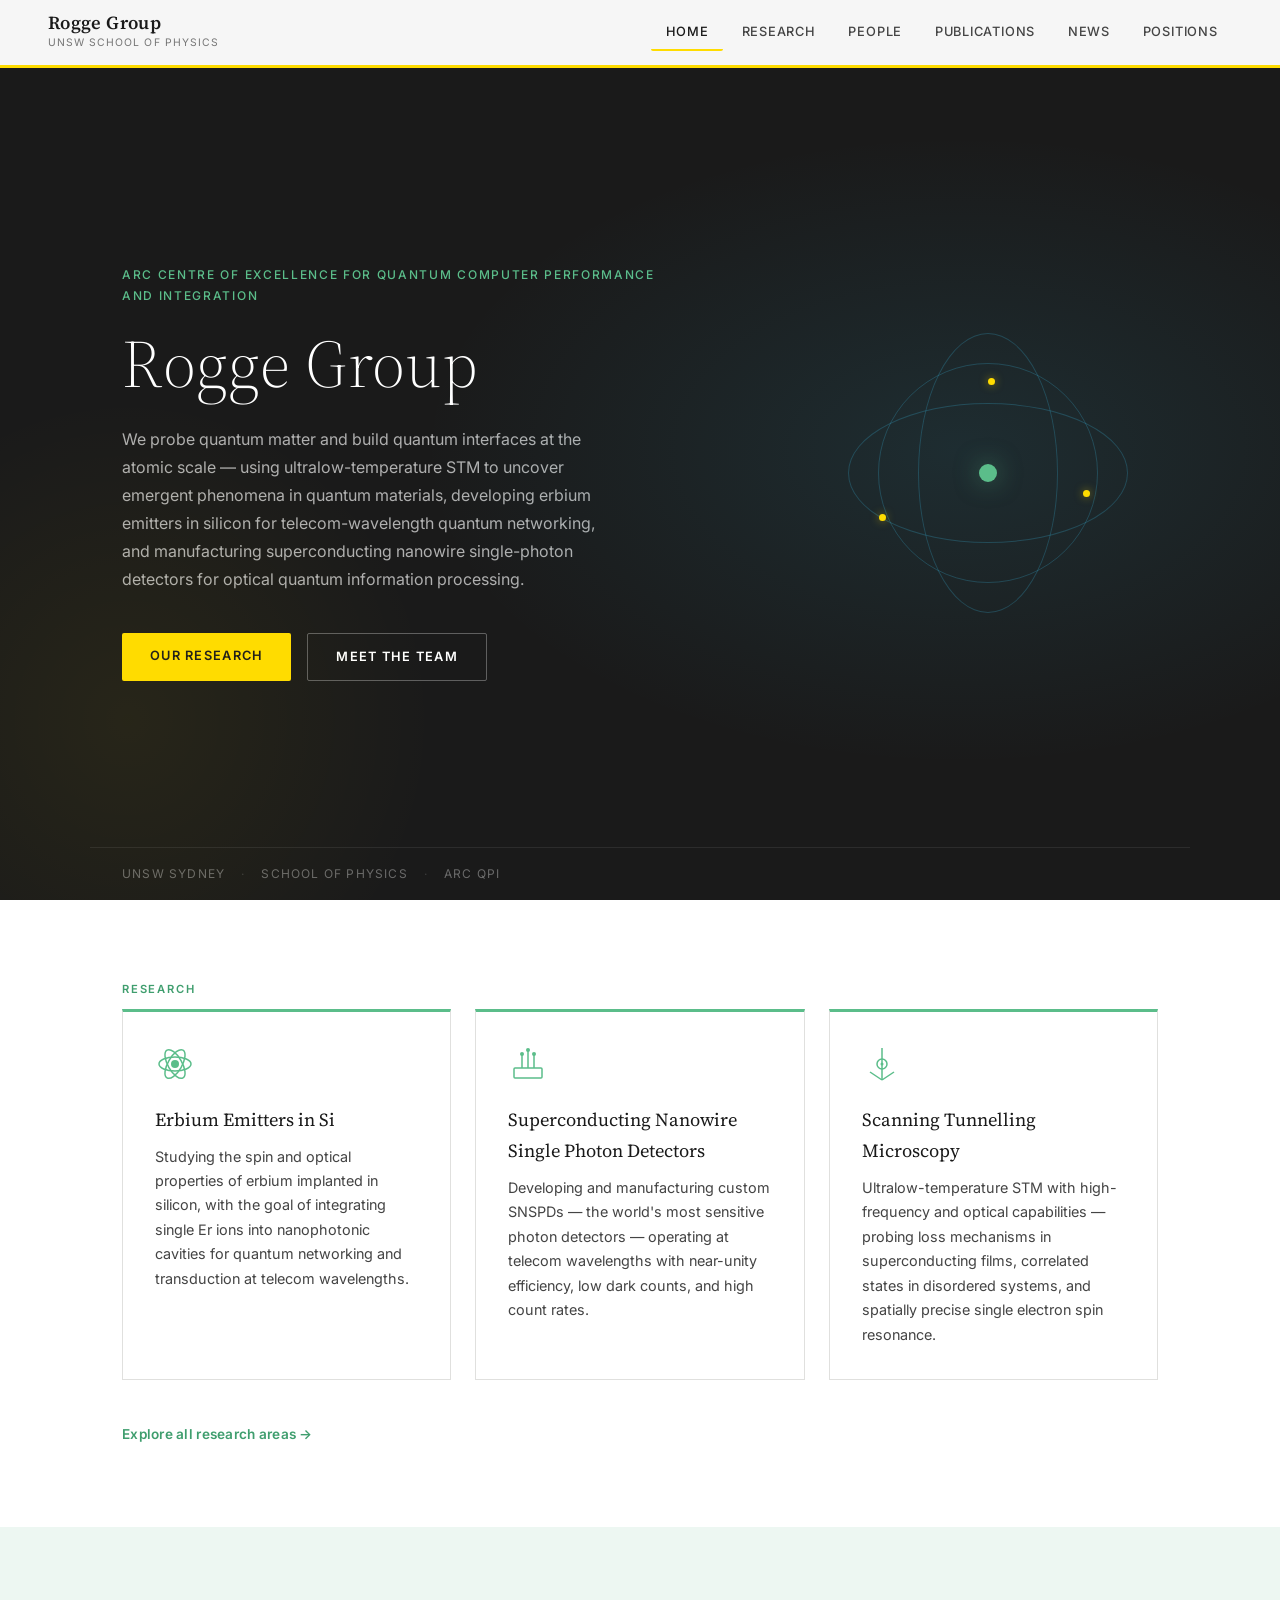
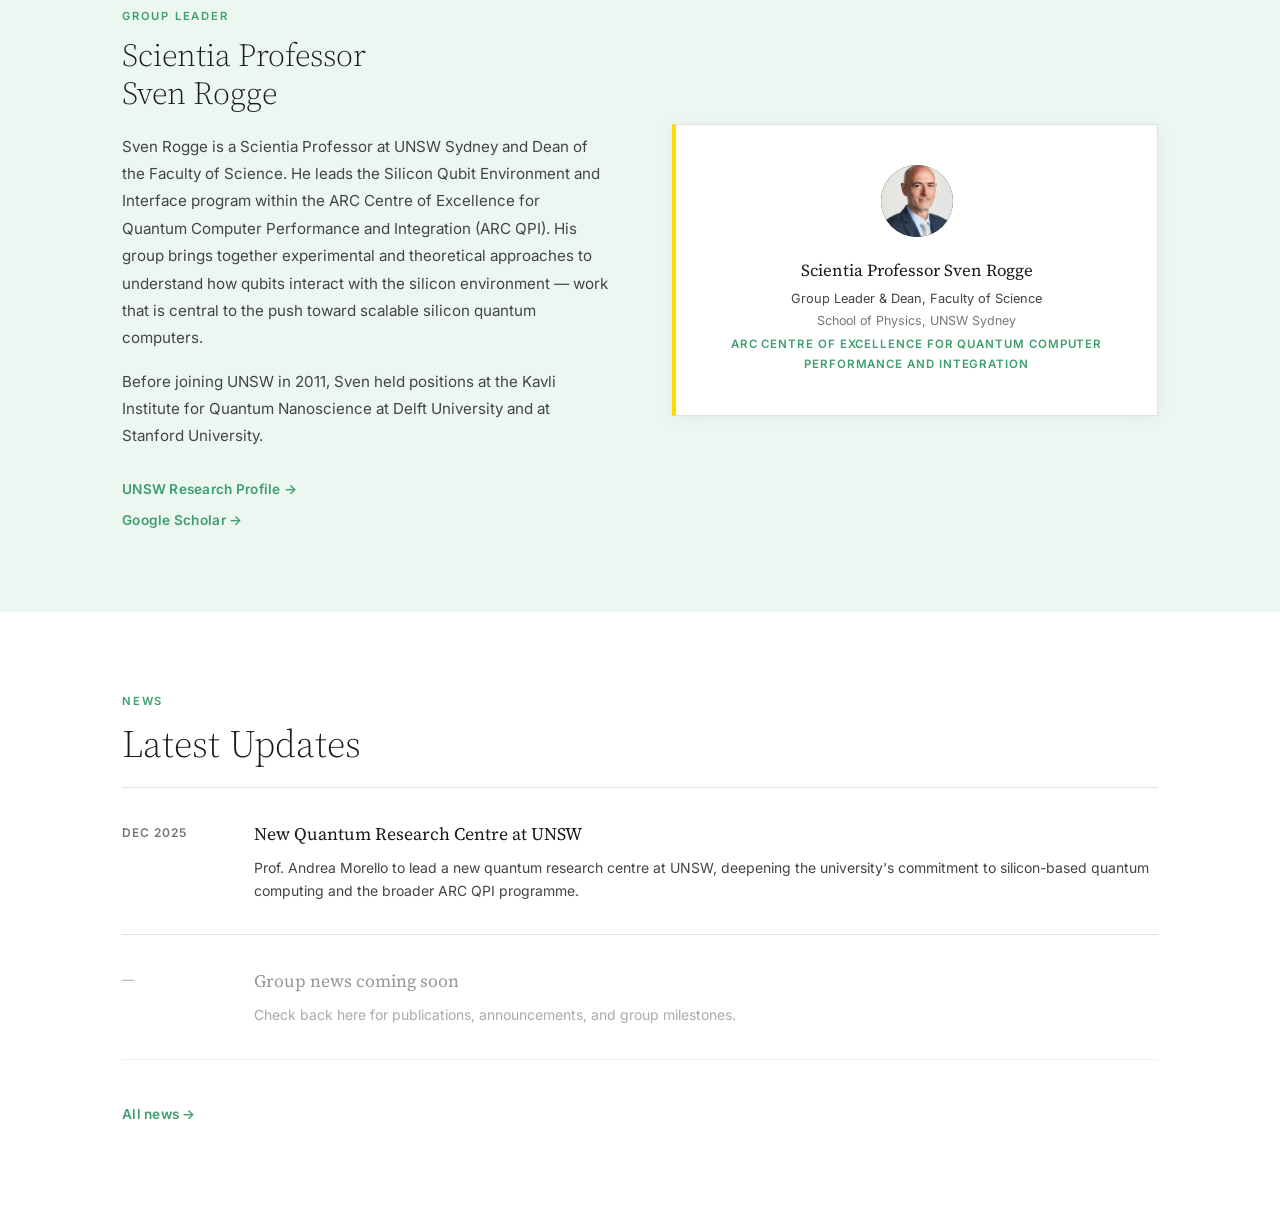
<file: rogge/index.html>
<!DOCTYPE html>
<html lang="en">
<head>
  <meta charset="UTF-8" />
  <meta name="viewport" content="width=device-width, initial-scale=1.0" />
  <title>Rogge Group — UNSW School of Physics</title>
  <link rel="stylesheet" href="style.css" />
  <link rel="preconnect" href="https://fonts.googleapis.com" />
  <link rel="preconnect" href="https://fonts.gstatic.com" crossorigin />
  <link href="https://fonts.googleapis.com/css2?family=Source+Serif+4:ital,wght@0,300;0,400;0,600;1,300;1,400&family=Inter:wght@300;400;500;600&display=swap" rel="stylesheet" />
</head>
<body>

  <!-- ── Navigation ── -->
  <nav class="nav">
    <a href="index.html" class="nav-brand">
      <span class="nav-brand-name">Rogge Group</span>
      <span class="nav-brand-sub">UNSW School of Physics</span>
    </a>
    <div class="nav-links">
      <a href="index.html" class="nav-link active">Home</a>
      <a href="research.html" class="nav-link">Research</a>
      <a href="people.html" class="nav-link">People</a>
      <a href="publications.html" class="nav-link">Publications</a>
      <a href="news.html" class="nav-link">News</a>
      <a href="positions.html" class="nav-link">Positions</a>
    </div>
    <button class="nav-menu-toggle" aria-label="Toggle menu">&#9776;</button>
  </nav>

  <!-- ── Hero ── -->
  <section class="hero">
    <div class="hero-inner">
      <div class="hero-text">
        <div class="hero-eyebrow">ARC Centre of Excellence for Quantum Computer Performance and Integration</div>
        <h1 class="hero-title">Rogge Group</h1>
        <p class="hero-blurb">
          We probe quantum matter and build quantum interfaces at the atomic scale —
          using ultralow-temperature STM to uncover emergent phenomena in quantum
          materials, developing erbium emitters in silicon for telecom-wavelength
          quantum networking, and manufacturing superconducting nanowire single-photon
          detectors for optical quantum information processing.
        </p>
        <div class="hero-actions">
          <a href="research.html" class="btn btn-primary">Our Research</a>
          <a href="people.html" class="btn btn-secondary">Meet the Team</a>
        </div>
      </div>
      <div class="hero-graphic" aria-hidden="true">
        <div class="atom-ring atom-ring-1"></div>
        <div class="atom-ring atom-ring-2"></div>
        <div class="atom-ring atom-ring-3"></div>
        <div class="atom-core"></div>
        <div class="atom-dot dot-1"></div>
        <div class="atom-dot dot-2"></div>
        <div class="atom-dot dot-3"></div>
      </div>
    </div>
    <div class="hero-affil">
      <span>UNSW Sydney</span>
      <span class="affil-sep">·</span>
      <span>School of Physics</span>
      <span class="affil-sep">·</span>
      <span>ARC QPI</span>
    </div>
  </section>

  <!-- ── Research Overview ── -->
  <section class="section" id="research">
    <div class="container">
      <div class="section-label">Research</div>

      <div class="research-grid research-grid-3">

        <a href="research.html#erbium" class="research-card">
          <div class="research-card-icon">
            <svg viewBox="0 0 40 40" fill="none" xmlns="http://www.w3.org/2000/svg">
              <circle cx="20" cy="20" r="4" fill="currentColor"/>
              <ellipse cx="20" cy="20" rx="16" ry="7" stroke="currentColor" stroke-width="1.5" fill="none"/>
              <ellipse cx="20" cy="20" rx="16" ry="7" stroke="currentColor" stroke-width="1.5" fill="none" transform="rotate(60 20 20)"/>
              <ellipse cx="20" cy="20" rx="16" ry="7" stroke="currentColor" stroke-width="1.5" fill="none" transform="rotate(120 20 20)"/>
            </svg>
          </div>
          <h3>Erbium Emitters in Si</h3>
          <p>
            Studying the spin and optical properties of erbium implanted in silicon,
            with the goal of integrating single Er ions into nanophotonic cavities
            for quantum networking and transduction at telecom wavelengths.
          </p>
        </a>

        <a href="research.html#snspd" class="research-card">
          <div class="research-card-icon">
            <svg viewBox="0 0 40 40" fill="none" xmlns="http://www.w3.org/2000/svg">
              <rect x="6" y="24" width="28" height="10" rx="1" stroke="currentColor" stroke-width="1.5"/>
              <path d="M14 24 L14 10 M20 24 L20 6 M26 24 L26 10" stroke="currentColor" stroke-width="1.5"/>
              <circle cx="20" cy="6" r="2" fill="currentColor"/>
              <circle cx="14" cy="10" r="2" fill="currentColor"/>
              <circle cx="26" cy="10" r="2" fill="currentColor"/>
            </svg>
          </div>
          <h3>Superconducting Nanowire Single Photon Detectors</h3>
          <p>
            Developing and manufacturing custom SNSPDs — the world's most sensitive
            photon detectors — operating at telecom wavelengths with near-unity
            efficiency, low dark counts, and high count rates.
          </p>
        </a>

        <a href="research.html#stm" class="research-card">
          <div class="research-card-icon">
            <svg viewBox="0 0 40 40" fill="none" xmlns="http://www.w3.org/2000/svg">
              <line x1="20" y1="4" x2="20" y2="36" stroke="currentColor" stroke-width="1.5"/>
              <line x1="20" y1="36" x2="8" y2="28" stroke="currentColor" stroke-width="1.5"/>
              <line x1="20" y1="36" x2="32" y2="28" stroke="currentColor" stroke-width="1.5"/>
              <circle cx="20" cy="20" r="5" stroke="currentColor" stroke-width="1.5"/>
              <circle cx="20" cy="20" r="1.5" fill="currentColor"/>
            </svg>
          </div>
          <h3>Scanning Tunnelling Microscopy</h3>
          <p>
            Ultralow-temperature STM with high-frequency and optical capabilities —
            probing loss mechanisms in superconducting films, correlated states in
            disordered systems, and spatially precise single electron spin resonance.
          </p>
        </a>

        <div class="research-card" style="display:none">
          <div class="research-card-icon">
            <svg viewBox="0 0 40 40" fill="none" xmlns="http://www.w3.org/2000/svg">
              <circle cx="20" cy="20" r="12" stroke="currentColor" stroke-width="1.5"/>
              <circle cx="20" cy="20" r="3" fill="currentColor"/>
              <line x1="20" y1="8" x2="20" y2="14" stroke="currentColor" stroke-width="1.5"/>
              <line x1="20" y1="26" x2="20" y2="32" stroke="currentColor" stroke-width="1.5"/>
              <line x1="8" y1="20" x2="14" y2="20" stroke="currentColor" stroke-width="1.5"/>
              <line x1="26" y1="20" x2="32" y2="20" stroke="currentColor" stroke-width="1.5"/>
            </svg>
          </div>
          <h3>Donor Atom Qubits</h3>
          <p>
            Using scanning tunnelling microscopy and spectroscopy to place
            and probe individual donor atoms in silicon with atomic precision —
            the building blocks of a phosphorus-in-silicon quantum processor.
          </p>
        </div>

      </div>

      <div class="research-cta">
        <a href="research.html" class="link-arrow">Explore all research areas →</a>
      </div>
    </div>
  </section>

  <!-- ── PI Feature ── -->
  <section class="section section-tinted" id="pi">
    <div class="container pi-layout">
      <div class="pi-text">
        <div class="section-label">Group Leader</div>
        <h2 class="pi-name">Scientia Professor<br/>Sven Rogge</h2>
        <p class="pi-bio">
          Sven Rogge is a Scientia Professor at UNSW Sydney and Dean of the
          Faculty of Science. He leads the Silicon Qubit Environment and
          Interface program within the ARC Centre of Excellence for Quantum
          Computer Performance and Integration (ARC QPI). His group brings
          together experimental and theoretical approaches to understand how
          qubits interact with the silicon environment — work that is central
          to the push toward scalable silicon quantum computers.
        </p>
        <p class="pi-bio">
          Before joining UNSW in 2011, Sven held positions at the Kavli
          Institute for Quantum Nanoscience at Delft University and at
          Stanford University.
        </p>
        <div class="pi-links">
          <a href="https://research.unsw.edu.au/people/scientia-professor-sven-rogge" target="_blank" rel="noopener" class="link-arrow">UNSW Research Profile →</a>
          <a href="https://scholar.google.com/citations?user=0EeBxOIAAAAJ" target="_blank" rel="noopener" class="link-arrow">Google Scholar →</a>
        </div>
      </div>
      <div class="pi-card-wrap">
        <div class="pi-card">
          <div class="pi-card-initials"><img src="sven-rogge.png" alt="Sven Rogge" style="width:100%;height:100%;object-fit:cover;border-radius:50%;display:block;" /></div>
          <div class="pi-card-details">
            <div class="pi-card-name">Scientia Professor Sven Rogge</div>
            <div class="pi-card-role">Group Leader &amp; Dean, Faculty of Science</div>
            <div class="pi-card-dept">School of Physics, UNSW Sydney</div>
            <div class="pi-card-affil">ARC Centre of Excellence for Quantum Computer Performance and Integration</div>
          </div>
        </div>
      </div>
    </div>
  </section>

  <!-- ── News Highlights ── -->
  <section class="section" id="news">
    <div class="container">
      <div class="section-label">News</div>
      <h2 class="section-title">Latest Updates</h2>

      <div class="news-list">
        <article class="news-item">
          <div class="news-date">Dec 2025</div>
          <div class="news-body">
            <h3 class="news-title">
              <a href="https://www.unsw.edu.au/news/2025/12/Prof-Andrea-Morello-To-Lead-New-Quantum-Research-Centre" target="_blank" rel="noopener">
                New Quantum Research Centre at UNSW
              </a>
            </h3>
            <p class="news-blurb">
              Prof. Andrea Morello to lead a new quantum research centre at UNSW,
              deepening the university's commitment to silicon-based quantum computing
              and the broader ARC QPI programme.
            </p>
          </div>
        </article>

        <article class="news-item news-item-placeholder">
          <div class="news-date">—</div>
          <div class="news-body">
            <h3 class="news-title">Group news coming soon</h3>
            <p class="news-blurb">
              Check back here for publications, announcements, and group milestones.
            </p>
          </div>
        </article>
      </div>

      <div class="research-cta">
        <a href="news.html" class="link-arrow">All news →</a>
      </div>
    </div>
  </section>

  <!-- ── Footer ── -->

  <script src="nav.js" defer></script>
</body>
</html>
</file>
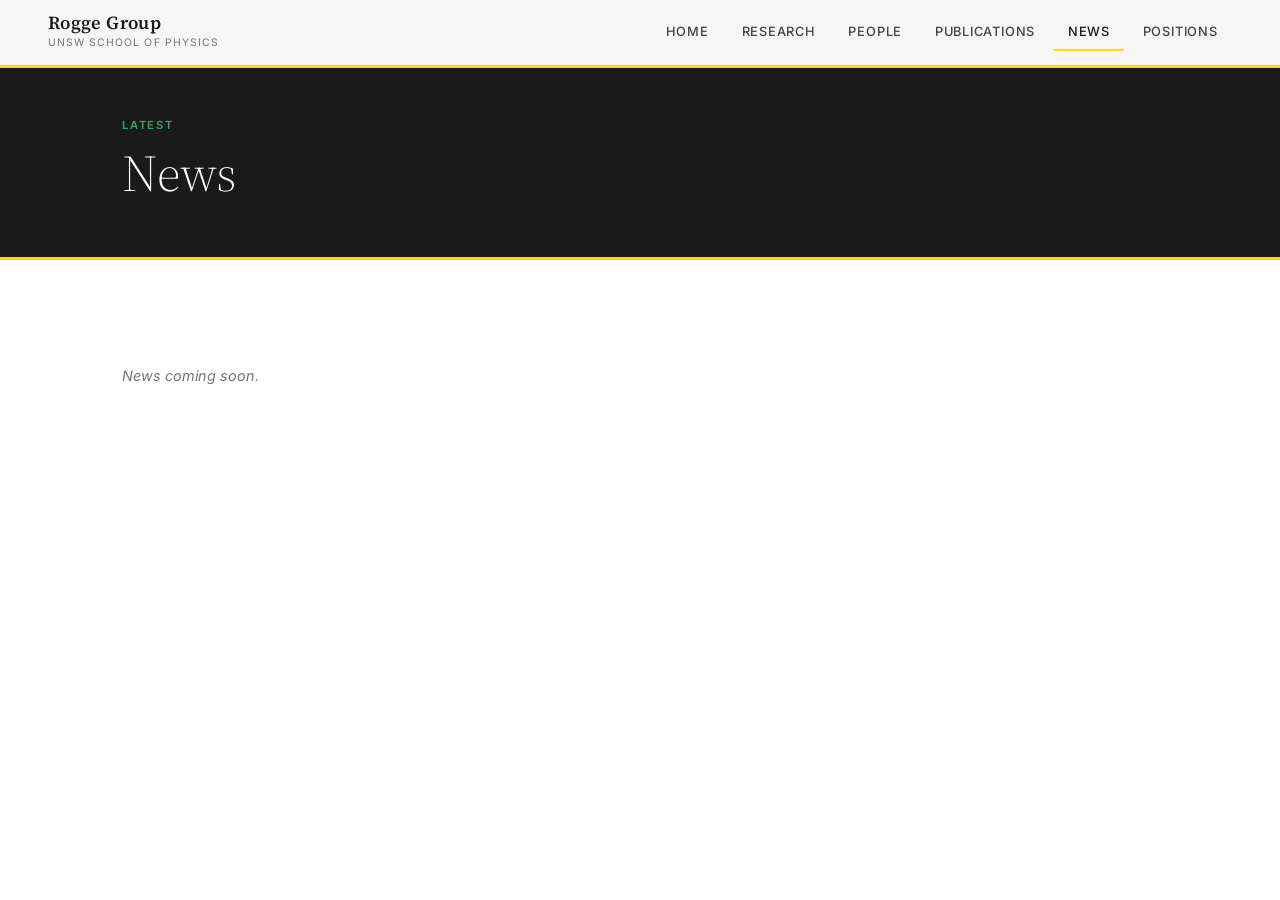
<file: rogge/news.html>
<!DOCTYPE html>
<html lang="en">
<head>
  <meta charset="UTF-8" />
  <meta name="viewport" content="width=device-width, initial-scale=1.0" />
  <title>News — Rogge Group</title>
  <link rel="stylesheet" href="style.css" />
  <link rel="preconnect" href="https://fonts.googleapis.com" />
  <link rel="preconnect" href="https://fonts.gstatic.com" crossorigin />
  <link href="https://fonts.googleapis.com/css2?family=Source+Serif+4:ital,wght@0,300;0,400;0,600;1,300;1,400&family=Inter:wght@300;400;500;600&display=swap" rel="stylesheet" />
</head>
<body>
  <nav class="nav">
    <a href="index.html" class="nav-brand">
      <span class="nav-brand-name">Rogge Group</span>
      <span class="nav-brand-sub">UNSW School of Physics</span>
    </a>
    <div class="nav-links">
      <a href="index.html" class="nav-link">Home</a>
      <a href="research.html" class="nav-link">Research</a>
      <a href="people.html" class="nav-link">People</a>
      <a href="publications.html" class="nav-link">Publications</a>
      <a href="news.html" class="nav-link active">News</a>
      <a href="positions.html" class="nav-link">Positions</a>
    </div>
    <button class="nav-menu-toggle" aria-label="Toggle menu">&#9776;</button>
  </nav>

  <div class="page-header">
    <div class="container">
      <div class="section-label">Latest</div>
      <h1 class="page-title">News</h1>
    </div>
  </div>

  <section class="section">
    <div class="container">
      <p class="people-alumni-placeholder">News coming soon.</p>
    </div>
  </section>

  <script src="nav.js" defer></script>
</body>
</html>
</file>
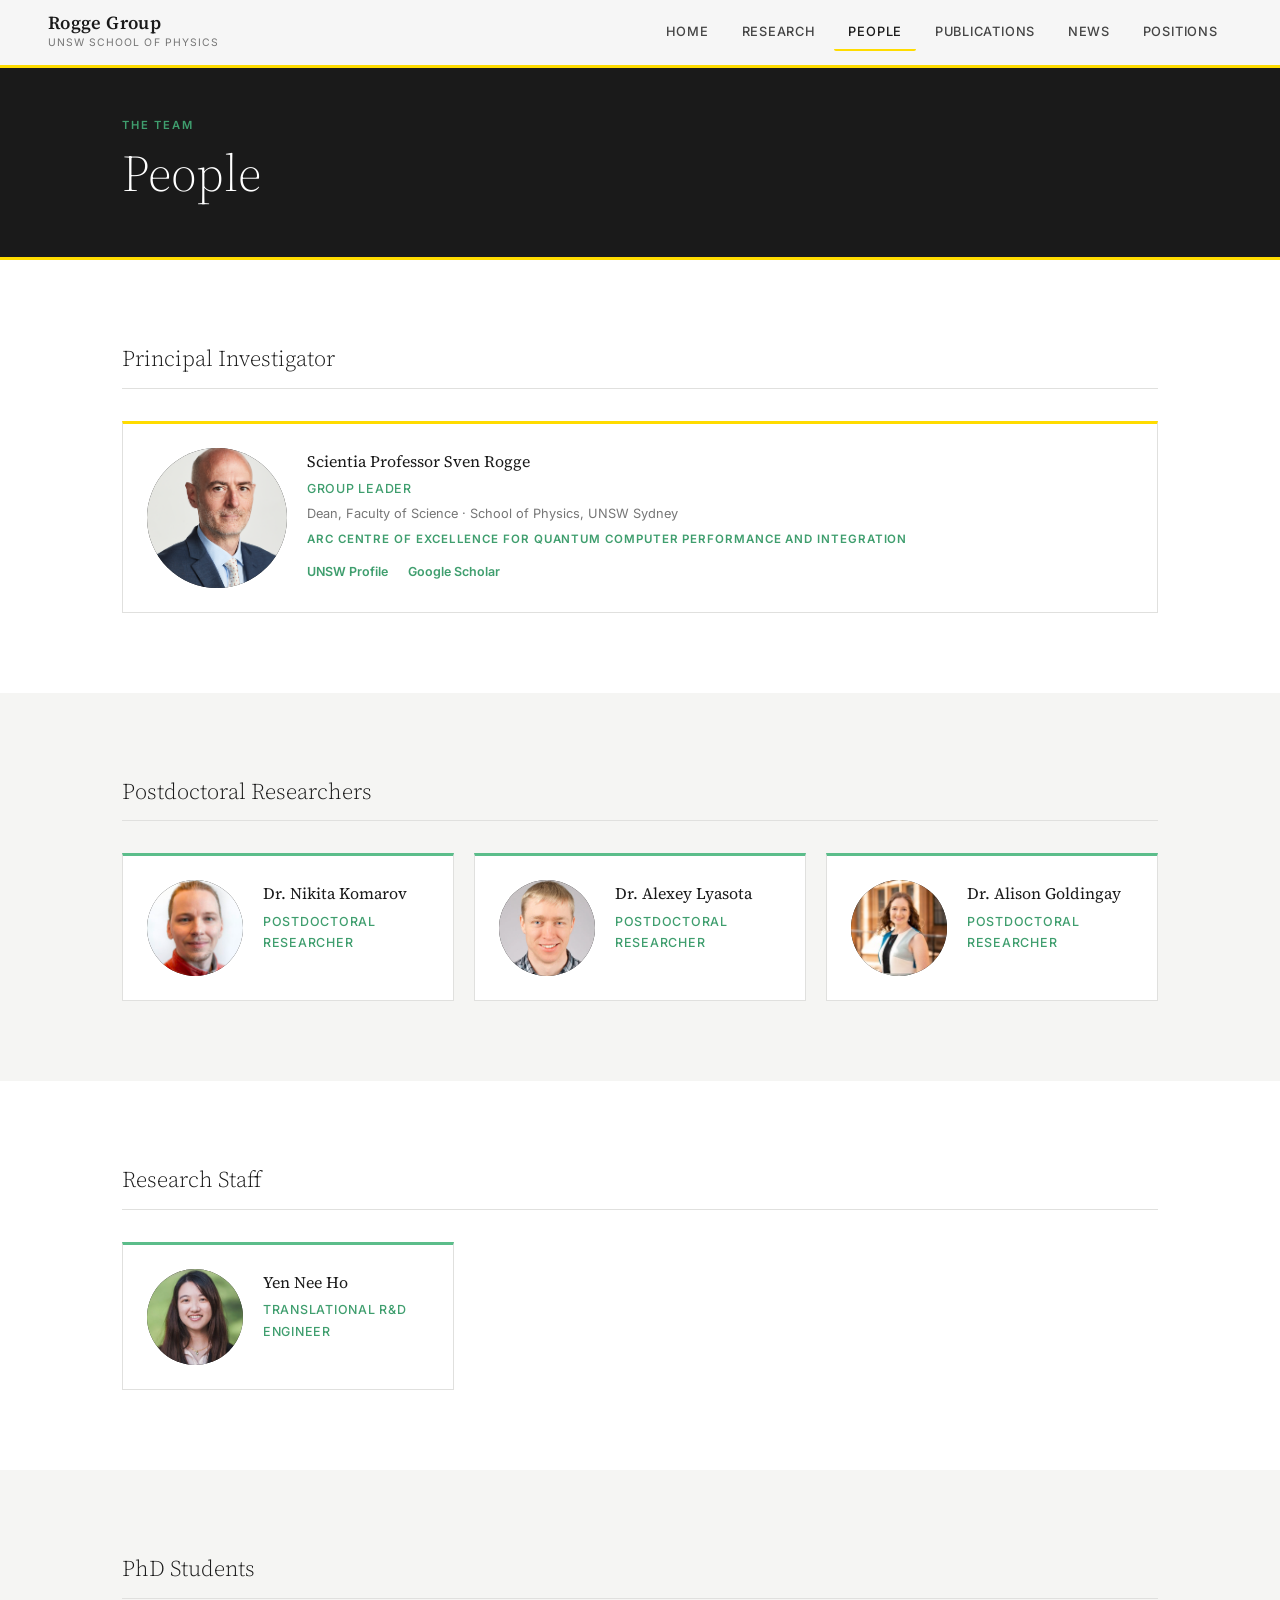
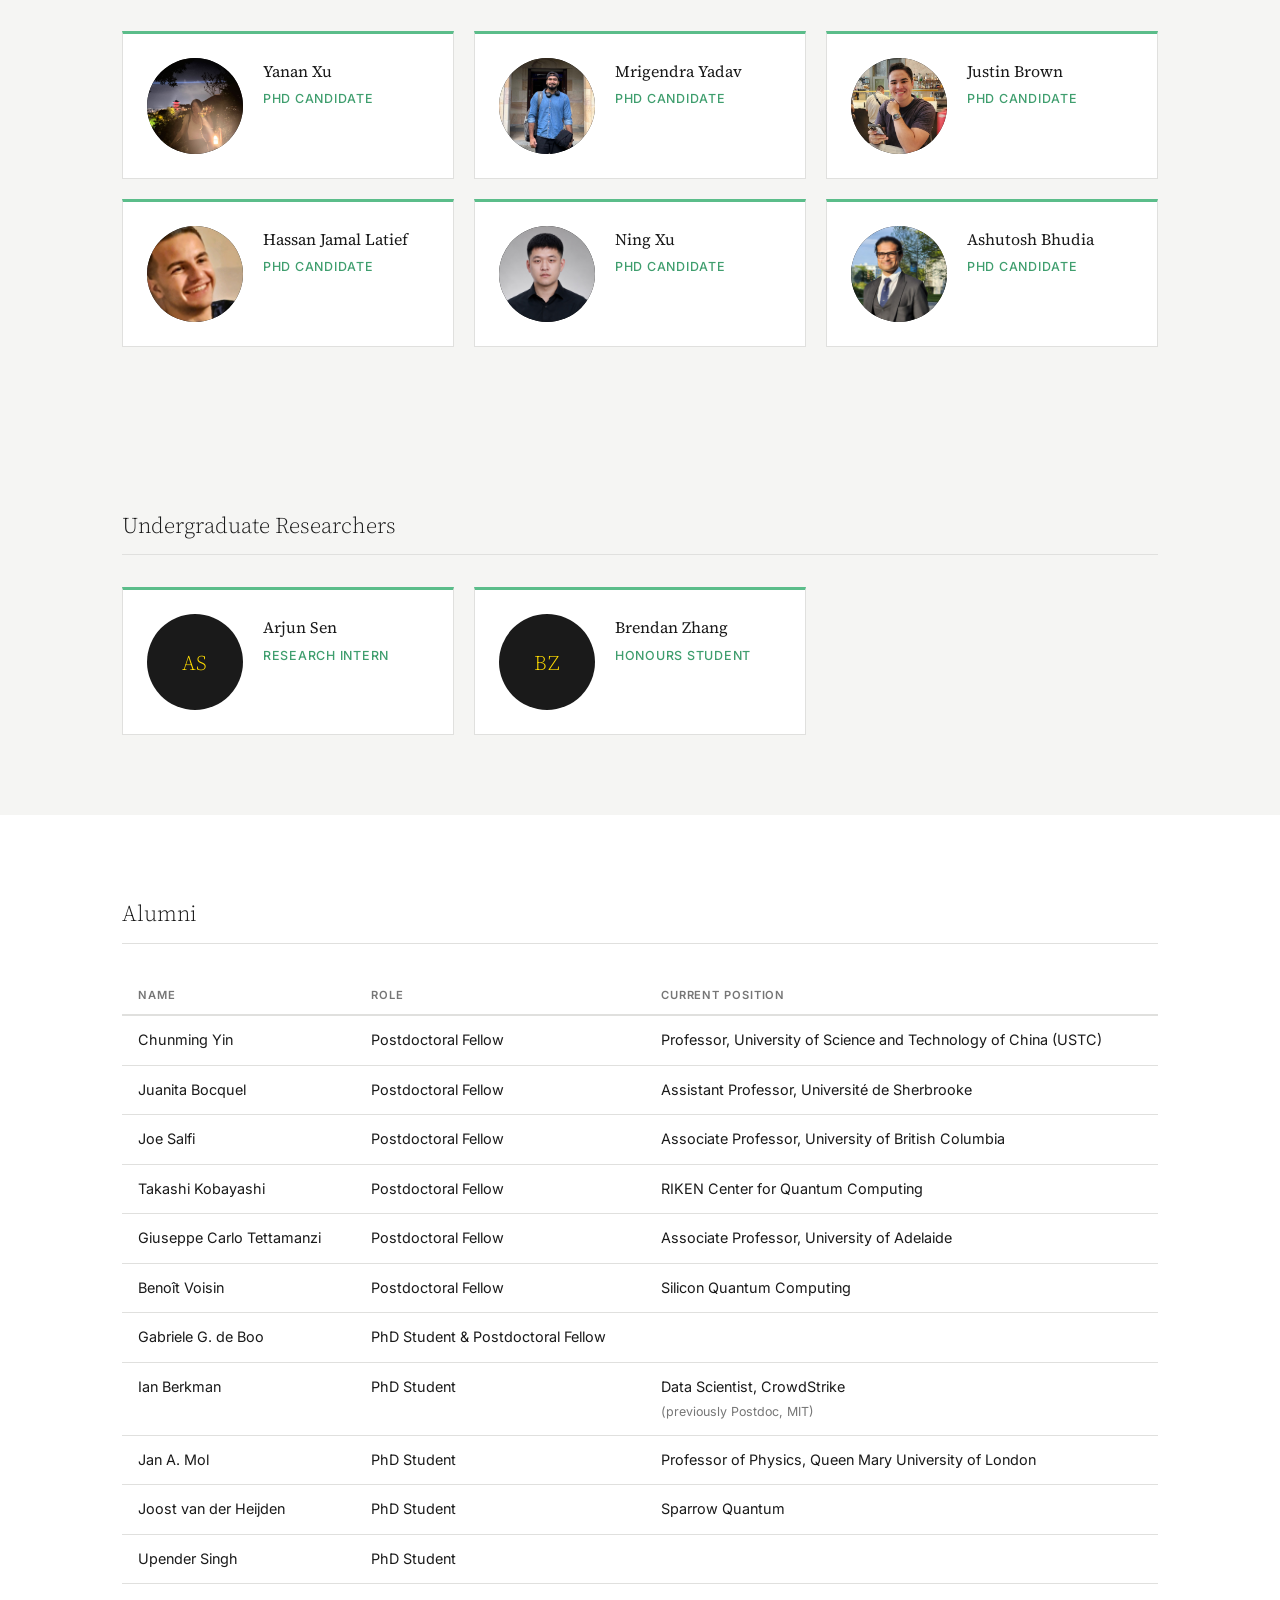
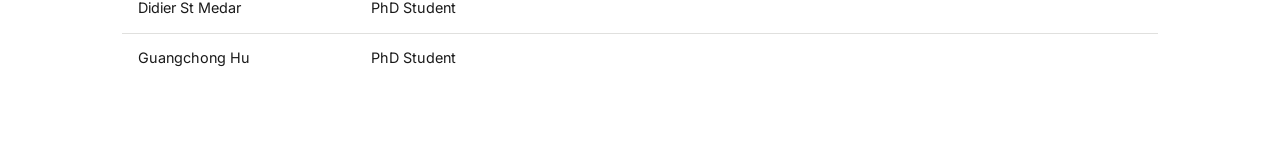
<file: rogge/people.html>
<!DOCTYPE html>
<html lang="en">
<head>
  <meta charset="UTF-8" />
  <meta name="viewport" content="width=device-width, initial-scale=1.0" />
  <title>People — Rogge Group</title>
  <link rel="stylesheet" href="style.css" />
  <link rel="preconnect" href="https://fonts.googleapis.com" />
  <link rel="preconnect" href="https://fonts.gstatic.com" crossorigin />
  <link href="https://fonts.googleapis.com/css2?family=Source+Serif+4:ital,wght@0,300;0,400;0,600;1,300;1,400&family=Inter:wght@300;400;500;600&display=swap" rel="stylesheet" />
</head>
<body>

  <nav class="nav">
    <a href="index.html" class="nav-brand">
      <span class="nav-brand-name">Rogge Group</span>
      <span class="nav-brand-sub">UNSW School of Physics</span>
    </a>
    <div class="nav-links">
      <a href="index.html" class="nav-link">Home</a>
      <a href="research.html" class="nav-link">Research</a>
      <a href="people.html" class="nav-link active">People</a>
      <a href="publications.html" class="nav-link">Publications</a>
      <a href="news.html" class="nav-link">News</a>
      <a href="positions.html" class="nav-link">Positions</a>
    </div>
    <button class="nav-menu-toggle" aria-label="Toggle menu">&#9776;</button>
  </nav>

  <div class="page-header">
    <div class="container">
      <div class="section-label">The Team</div>
      <h1 class="page-title">People</h1>
    </div>
  </div>

  <!-- PI -->
  <section class="section">
    <div class="container">
      <h2 class="people-group-title">Principal Investigator</h2>
      <div class="people-grid people-grid-pi">

        <div class="person-card person-card-pi">
          <div class="person-avatar person-avatar-large"><img src="sven-rogge.png" alt="Sven Rogge" /></div>
          <div class="person-info">
            <div class="person-name">Scientia Professor Sven Rogge</div>
            <div class="person-role">Group Leader</div>
            <div class="person-detail">Dean, Faculty of Science · School of Physics, UNSW Sydney</div>
            <div class="person-affil">ARC Centre of Excellence for Quantum Computer Performance and Integration</div>
            <div class="person-links">
              <a href="https://research.unsw.edu.au/people/scientia-professor-sven-rogge" target="_blank" rel="noopener" class="person-link">UNSW Profile</a>
              <a href="https://scholar.google.com/citations?user=0EeBxOIAAAAJ" target="_blank" rel="noopener" class="person-link">Google Scholar</a>
            </div>
          </div>
        </div>

      </div>
    </div>
  </section>

  <!-- Postdocs -->
  <section class="section section-alt">
    <div class="container">
      <h2 class="people-group-title">Postdoctoral Researchers</h2>
      <div class="people-grid">

        <div class="person-card">
          <div class="person-avatar"><img src="nikita-komarov.png" alt="Nikita Komarov" /></div>
          <div class="person-info">
            <div class="person-name">Dr. Nikita Komarov</div>
            <div class="person-role">Postdoctoral Researcher</div>
          </div>
        </div>

        <div class="person-card">
          <div class="person-avatar"><img src="alexey-lyasota.png" alt="Alexey Lyasota" /></div>
          <div class="person-info">
            <div class="person-name">Dr. Alexey Lyasota</div>
            <div class="person-role">Postdoctoral Researcher</div>
          </div>
        </div>

        <div class="person-card">
          <div class="person-avatar"><img src="alison-goldingay.png" alt="Alison Goldingay" /></div>
          <div class="person-info">
            <div class="person-name">Dr. Alison Goldingay</div>
            <div class="person-role">Postdoctoral Researcher</div>
          </div>
        </div>

      </div>
    </div>
  </section>

  <!-- Translational R&D -->
  <section class="section">
    <div class="container">
      <h2 class="people-group-title">Research Staff</h2>
      <div class="people-grid">
        <div class="person-card">
          <div class="person-avatar"><img src="yen-nee-ho.png" alt="Yen Nee Ho" /></div>
          <div class="person-info">
            <div class="person-name">Yen Nee Ho</div>
            <div class="person-role">Translational R&amp;D Engineer</div>
          </div>
        </div>
      </div>
    </div>
  </section>

  <!-- PhD Students -->
  <section class="section section-alt">
    <div class="container">
      <h2 class="people-group-title">PhD Students</h2>
      <div class="people-grid">

        <div class="person-card">
          <div class="person-avatar"><img src="yanan-xu.png" alt="Yanan Xu" /></div>
          <div class="person-info">
            <div class="person-name">Yanan Xu</div>
            <div class="person-role">PhD Candidate</div>
          </div>
        </div>

        <div class="person-card">
          <div class="person-avatar"><img src="mrigendra-yadav.png" alt="Mrigendra Yadav" /></div>
          <div class="person-info">
            <div class="person-name">Mrigendra Yadav</div>
            <div class="person-role">PhD Candidate</div>
          </div>
        </div>

        <div class="person-card">
          <div class="person-avatar"><img src="justin-brown.png" alt="Justin Brown" /></div>
          <div class="person-info">
            <div class="person-name">Justin Brown</div>
            <div class="person-role">PhD Candidate</div>
          </div>
        </div>

        <div class="person-card">
          <div class="person-avatar"><img src="hassan-jamal-latief.png" alt="Hassan Jamal Latief" /></div>
          <div class="person-info">
            <div class="person-name">Hassan Jamal Latief</div>
            <div class="person-role">PhD Candidate</div>
          </div>
        </div>

        <div class="person-card">
          <div class="person-avatar"><img src="ning-xu.png" alt="Ning Xu" /></div>
          <div class="person-info">
            <div class="person-name">Ning Xu</div>
            <div class="person-role">PhD Candidate</div>
          </div>
        </div>

        <div class="person-card">
          <div class="person-avatar"><img src="ashutosh-bhudia.png" alt="Ashutosh Bhudia" /></div>
          <div class="person-info">
            <div class="person-name">Ashutosh Bhudia</div>
            <div class="person-role">PhD Candidate</div>
          </div>
        </div>

      </div>
    </div>
  </section>

  <!-- Undergraduate / Interns -->
  <section class="section section-alt">
    <div class="container">
      <h2 class="people-group-title">Undergraduate Researchers</h2>
      <div class="people-grid">

        <div class="person-card">
          <div class="person-avatar">AS</div>
          <div class="person-info">
            <div class="person-name">Arjun Sen</div>
            <div class="person-role">Research Intern</div>
          </div>
        </div>

        <div class="person-card">
          <div class="person-avatar">BZ</div>
          <div class="person-info">
            <div class="person-name">Brendan Zhang</div>
            <div class="person-role">Honours Student</div>
          </div>
        </div>

      </div>
    </div>
  </section>

  <!-- Alumni -->
  <section class="section">
    <div class="container">
      <h2 class="people-group-title">Alumni</h2>
      <table class="alumni-table">
        <thead>
          <tr>
            <th>Name</th>
            <th>Role</th>
            <th>Current Position</th>
          </tr>
        </thead>
        <tbody>
          <tr>
            <td>Chunming Yin</td>
            <td>Postdoctoral Fellow</td>
            <td>Professor, University of Science and Technology of China (USTC)</td>
          </tr>
          <tr>
            <td>Juanita Bocquel</td>
            <td>Postdoctoral Fellow</td>
            <td>Assistant Professor, Université de Sherbrooke</td>
          </tr>
          <tr>
            <td>Joe Salfi</td>
            <td>Postdoctoral Fellow</td>
            <td>Associate Professor, University of British Columbia</td>
          </tr>
          <tr>
            <td>Takashi Kobayashi</td>
            <td>Postdoctoral Fellow</td>
            <td>RIKEN Center for Quantum Computing</td>
          </tr>
          <tr>
            <td>Giuseppe Carlo Tettamanzi</td>
            <td>Postdoctoral Fellow</td>
            <td>Associate Professor, University of Adelaide</td>
          </tr>
          <tr>
            <td>Benoît Voisin</td>
            <td>Postdoctoral Fellow</td>
            <td>Silicon Quantum Computing</td>
          </tr>
          <tr>
            <td>Gabriele G. de Boo</td>
            <td>PhD Student &amp; Postdoctoral Fellow</td>
            <td></td>
          </tr>
          <tr>
            <td>Ian Berkman</td>
            <td>PhD Student</td>
            <td>Data Scientist, CrowdStrike <span class="alumni-prev">(previously Postdoc, MIT)</span></td>
          </tr>
          <tr>
            <td>Jan A. Mol</td>
            <td>PhD Student</td>
            <td>Professor of Physics, Queen Mary University of London</td>
          </tr>
          <tr>
            <td>Joost van der Heijden</td>
            <td>PhD Student</td>
            <td>Sparrow Quantum</td>
          </tr>
          <tr>
            <td>Upender Singh</td>
            <td>PhD Student</td>
            <td></td>
          </tr>
          <tr>
            <td>Didier St Medar</td>
            <td>PhD Student</td>
            <td></td>
          </tr>
          <tr>
            <td>Guangchong Hu</td>
            <td>PhD Student</td>
            <td></td>
          </tr>
        </tbody>
      </table>
    </div>
  </section>

  <script src="nav.js" defer></script>
</body>
</html>
</file>
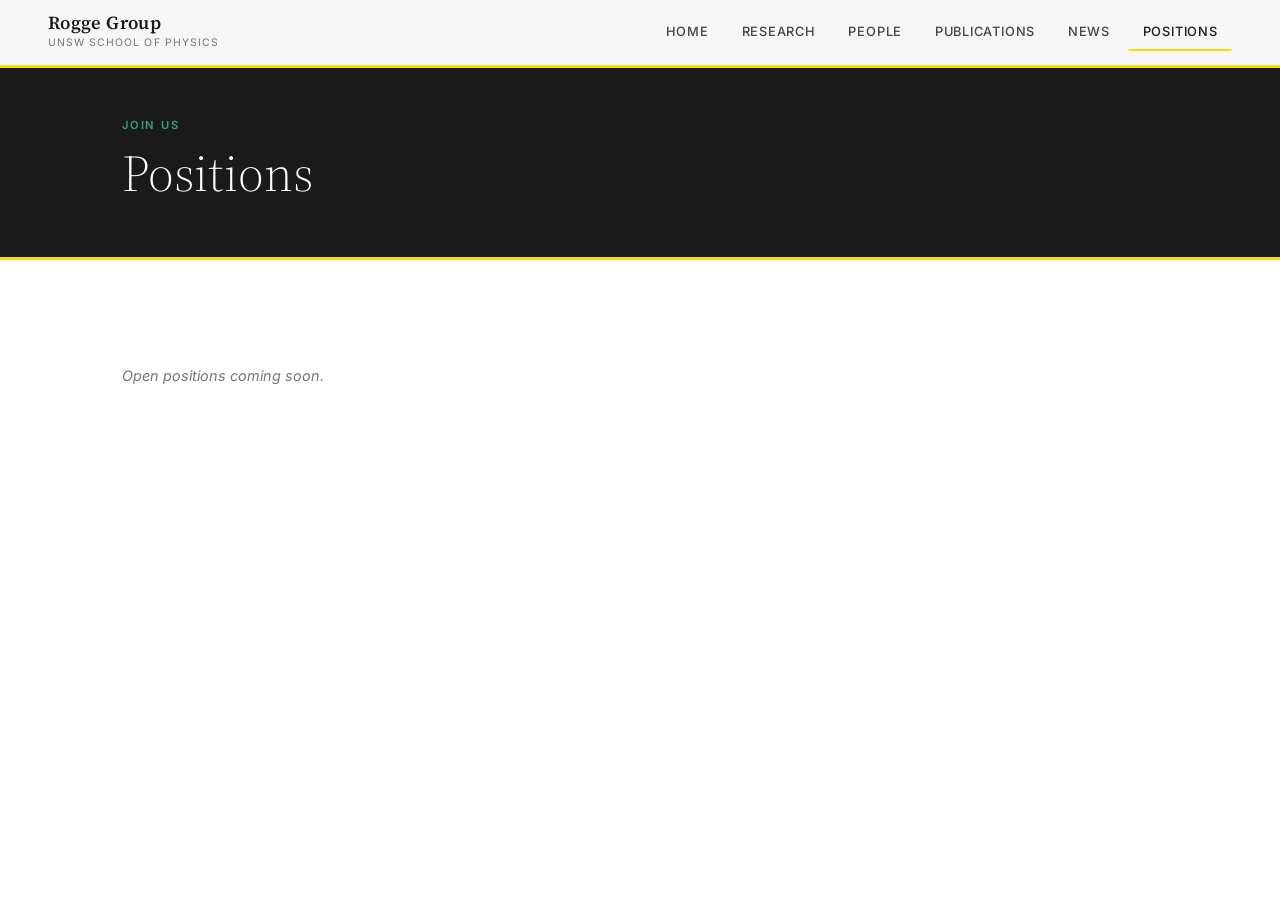
<file: rogge/positions.html>
<!DOCTYPE html>
<html lang="en">
<head>
  <meta charset="UTF-8" />
  <meta name="viewport" content="width=device-width, initial-scale=1.0" />
  <title>Positions — Rogge Group</title>
  <link rel="stylesheet" href="style.css" />
  <link rel="preconnect" href="https://fonts.googleapis.com" />
  <link rel="preconnect" href="https://fonts.gstatic.com" crossorigin />
  <link href="https://fonts.googleapis.com/css2?family=Source+Serif+4:ital,wght@0,300;0,400;0,600;1,300;1,400&family=Inter:wght@300;400;500;600&display=swap" rel="stylesheet" />
</head>
<body>
  <nav class="nav">
    <a href="index.html" class="nav-brand">
      <span class="nav-brand-name">Rogge Group</span>
      <span class="nav-brand-sub">UNSW School of Physics</span>
    </a>
    <div class="nav-links">
      <a href="index.html" class="nav-link">Home</a>
      <a href="research.html" class="nav-link">Research</a>
      <a href="people.html" class="nav-link">People</a>
      <a href="publications.html" class="nav-link">Publications</a>
      <a href="news.html" class="nav-link">News</a>
      <a href="positions.html" class="nav-link active">Positions</a>
    </div>
    <button class="nav-menu-toggle" aria-label="Toggle menu">&#9776;</button>
  </nav>

  <div class="page-header">
    <div class="container">
      <div class="section-label">Join Us</div>
      <h1 class="page-title">Positions</h1>
    </div>
  </div>

  <section class="section">
    <div class="container">
      <p class="people-alumni-placeholder">Open positions coming soon.</p>
    </div>
  </section>

  <script src="nav.js" defer></script>
</body>
</html>
</file>
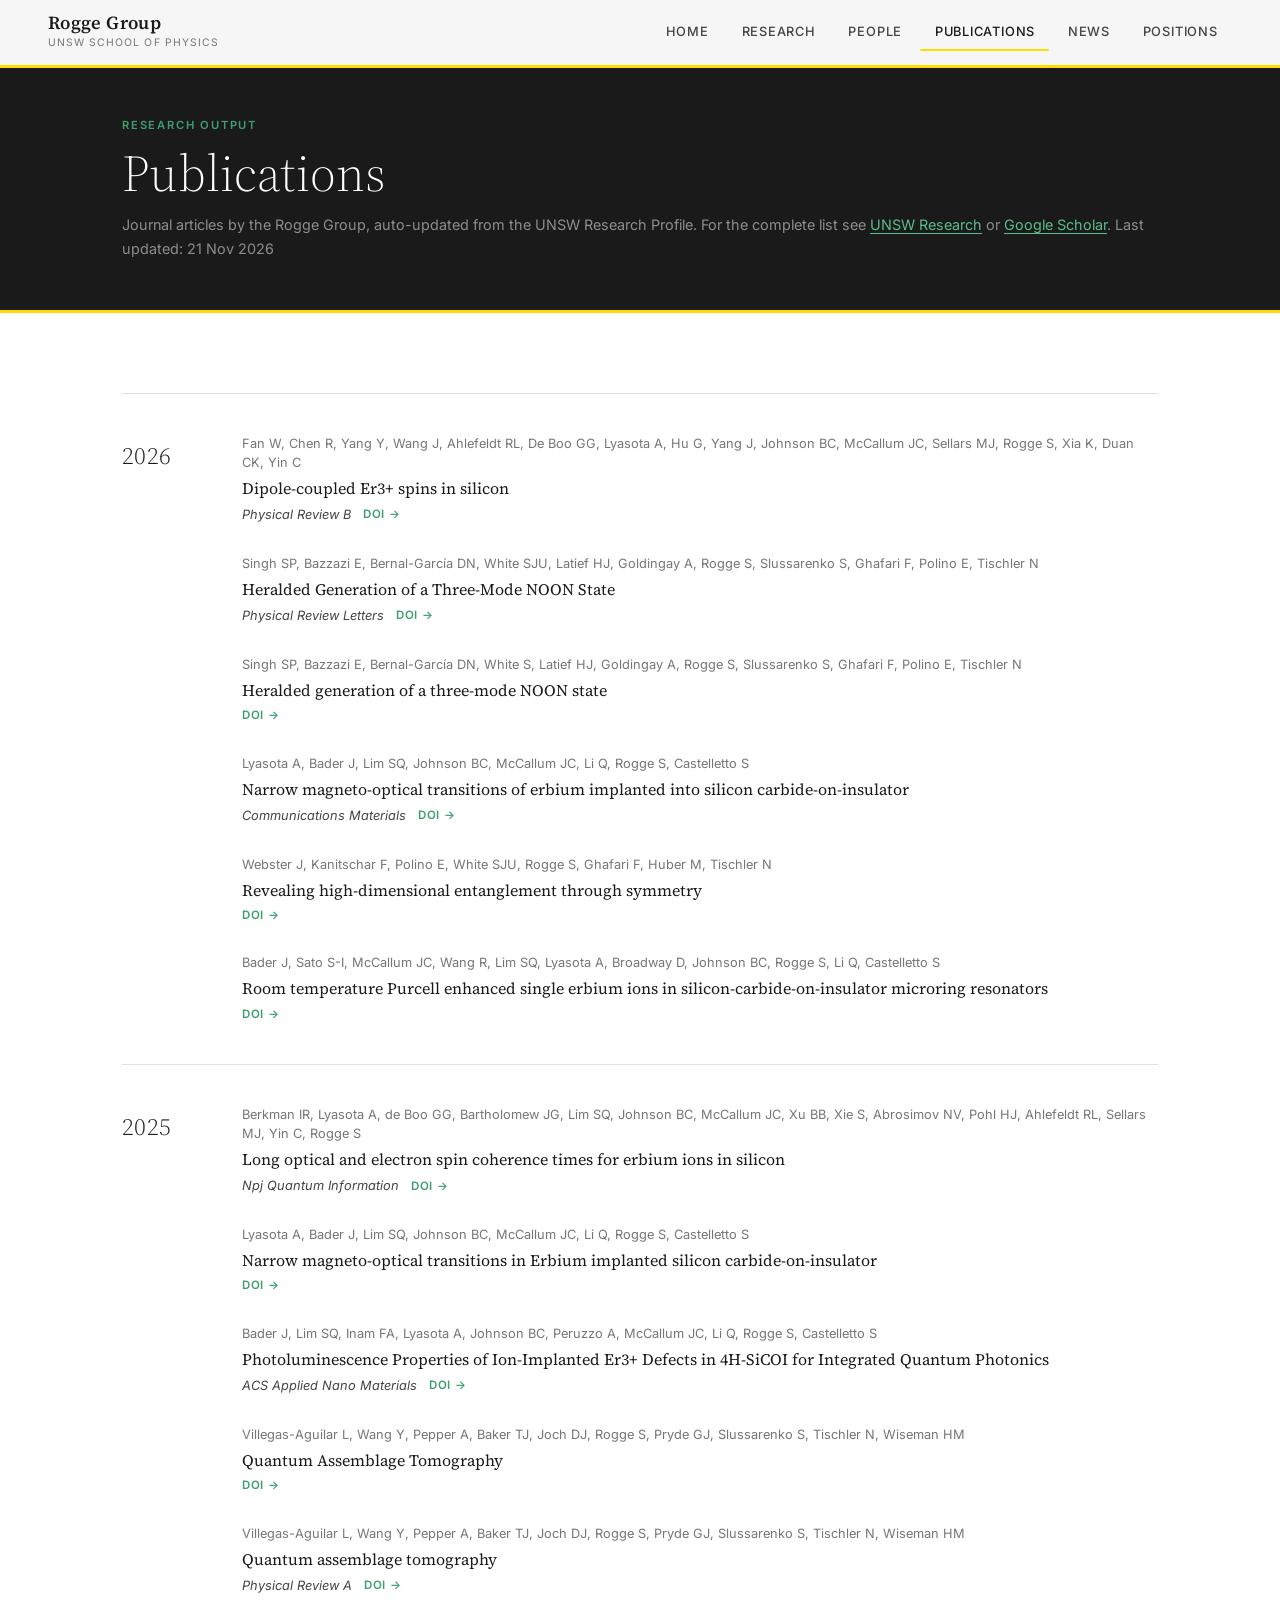
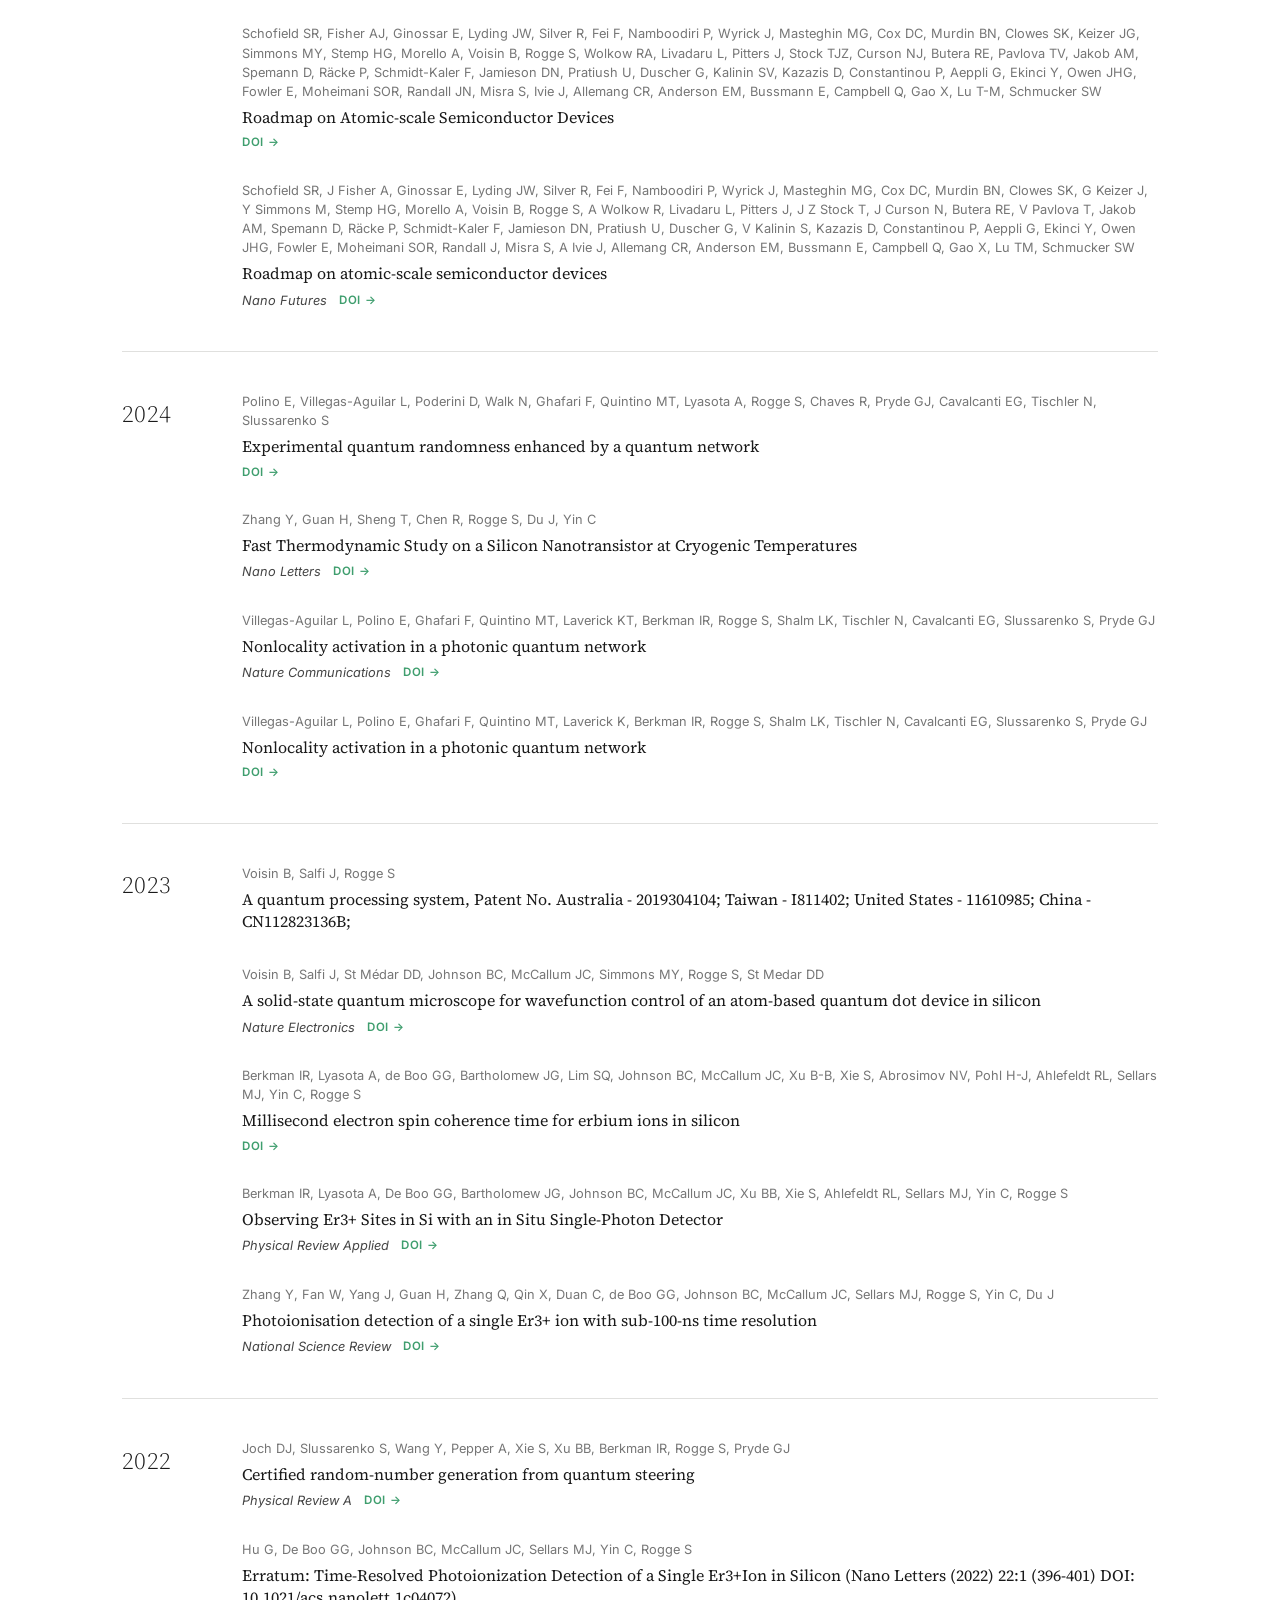
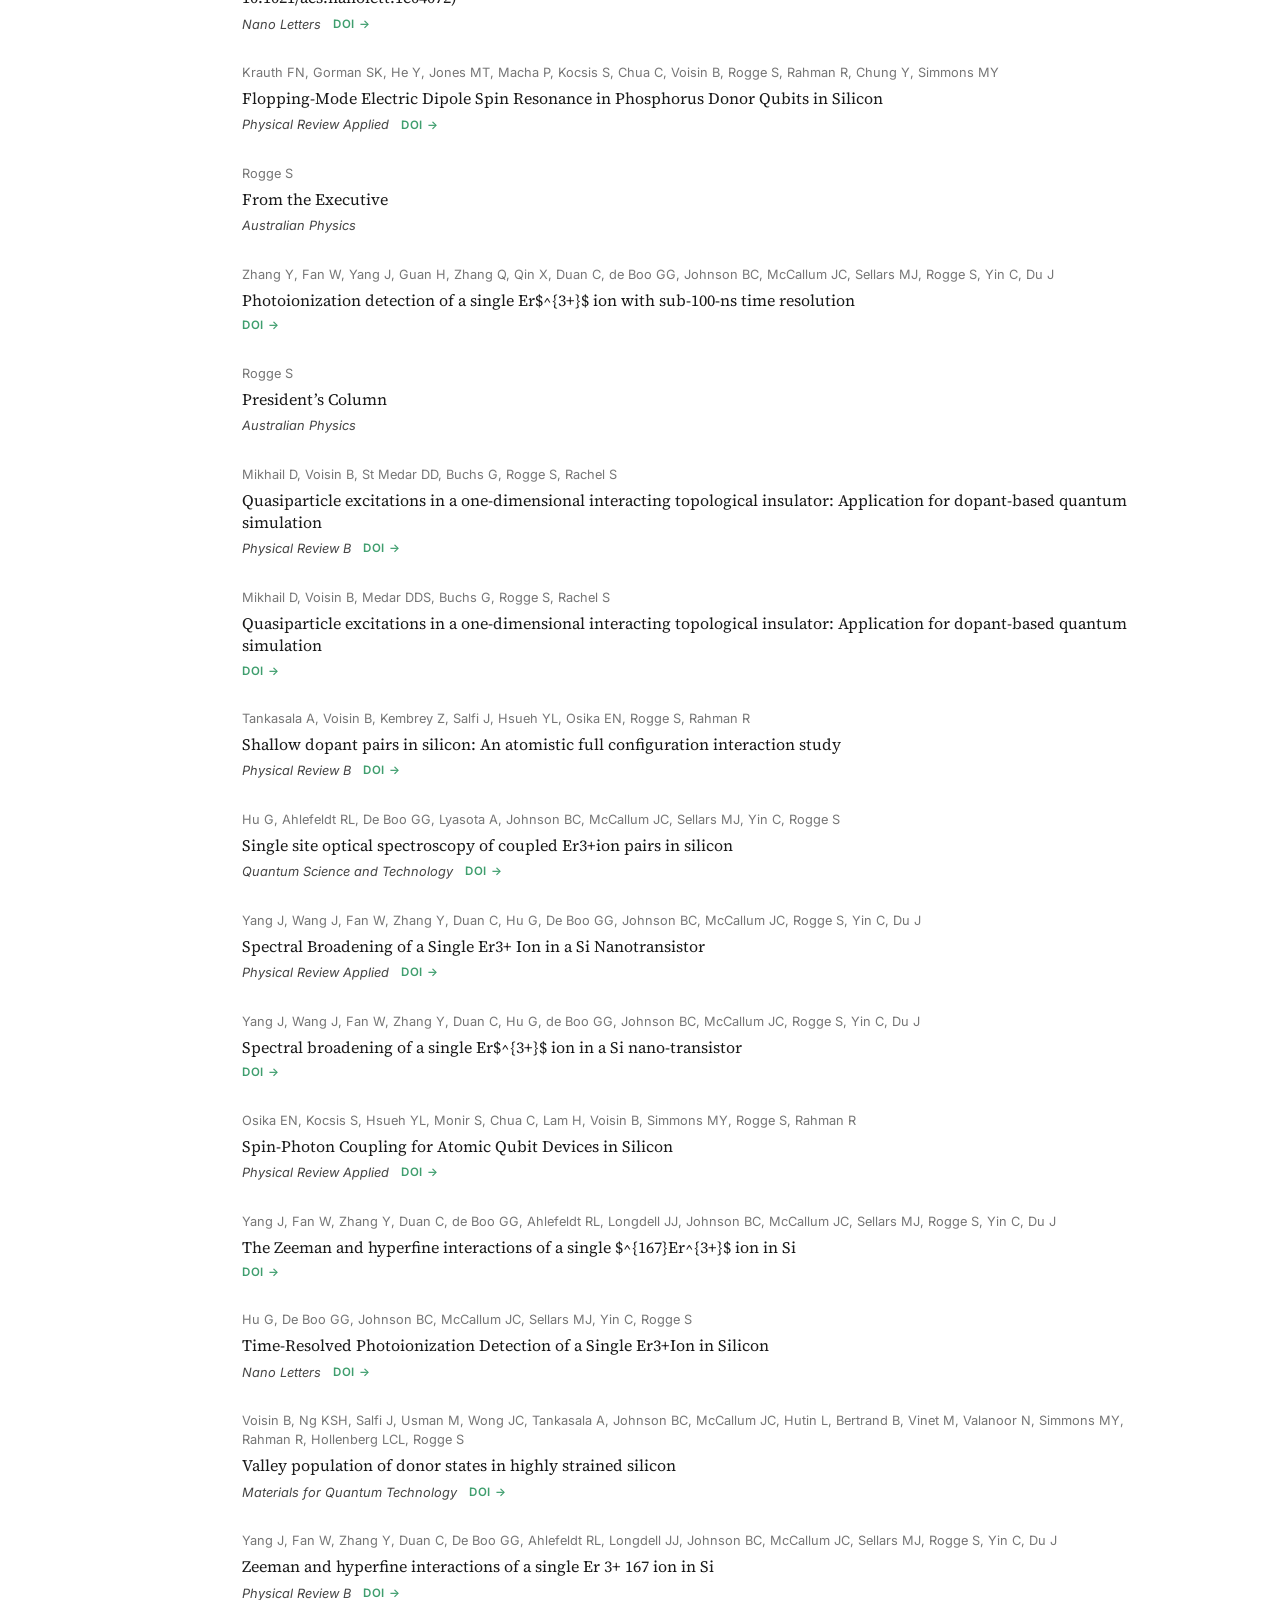
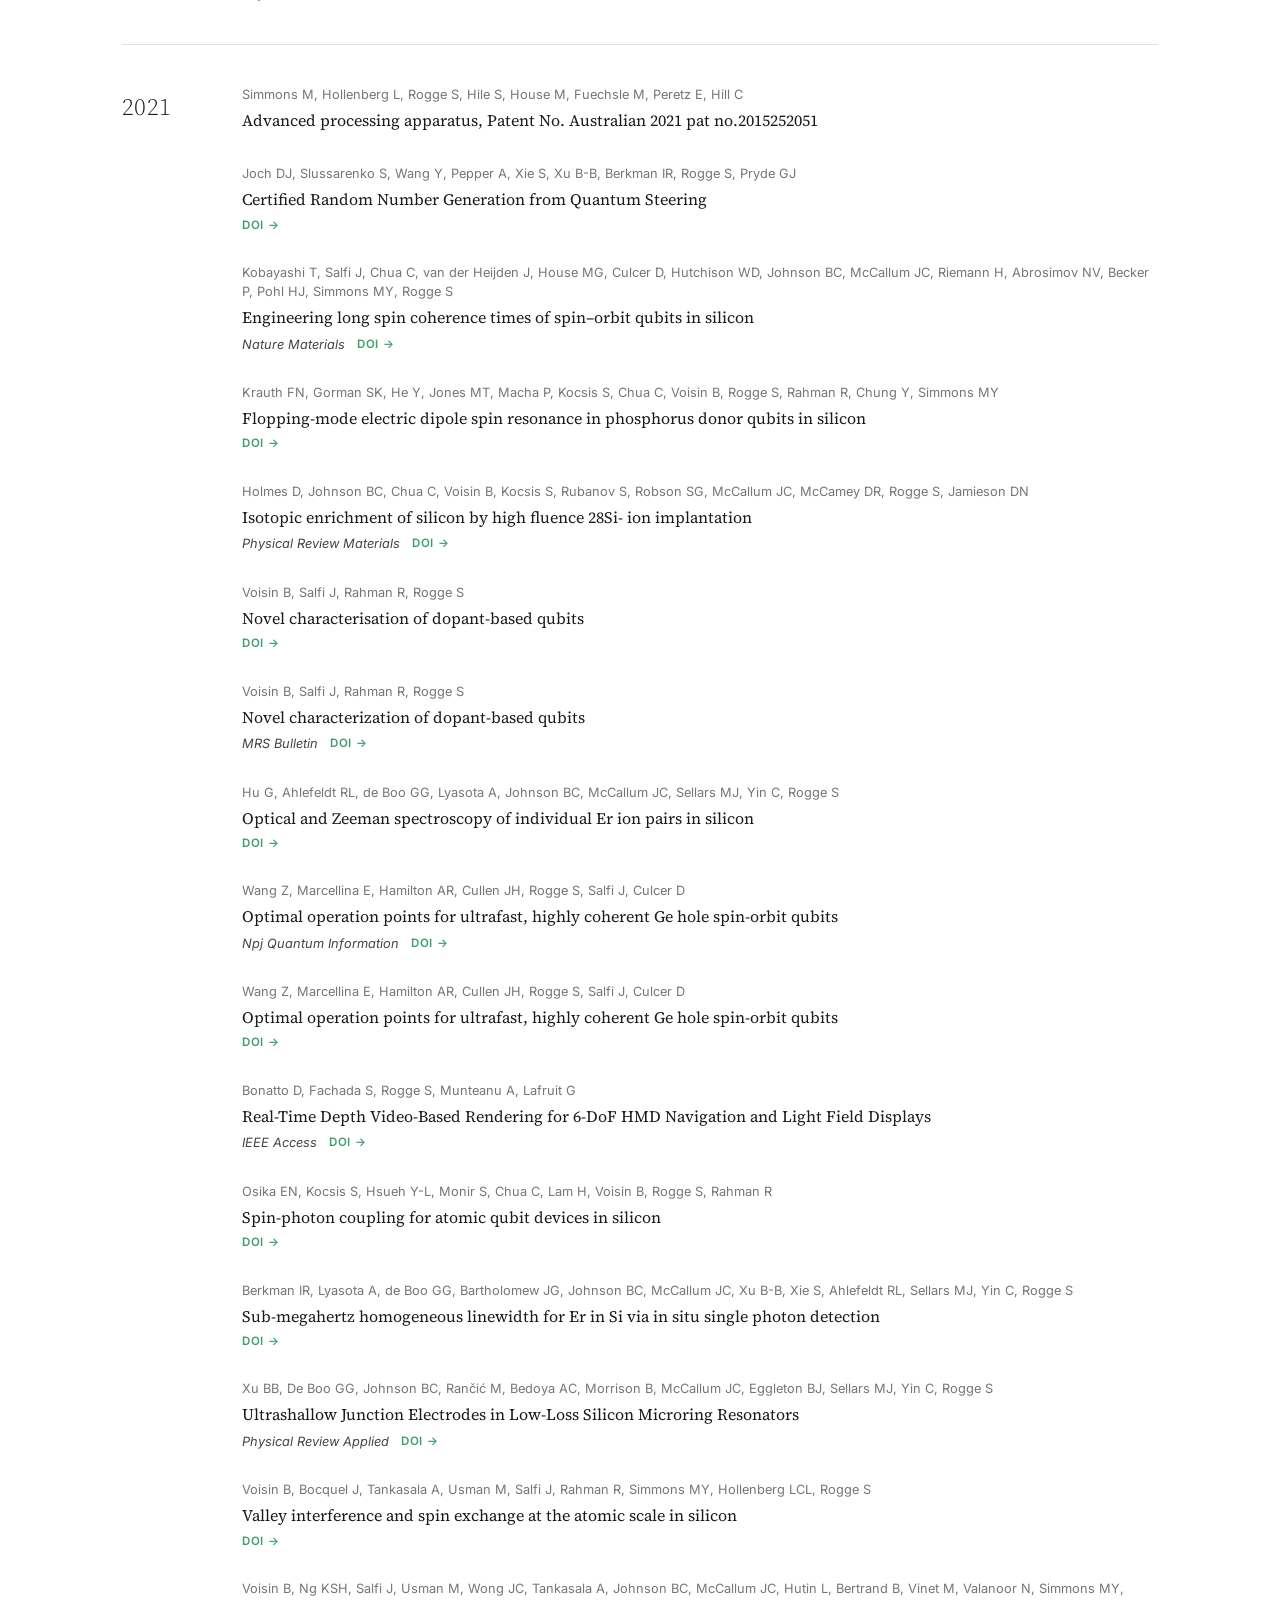
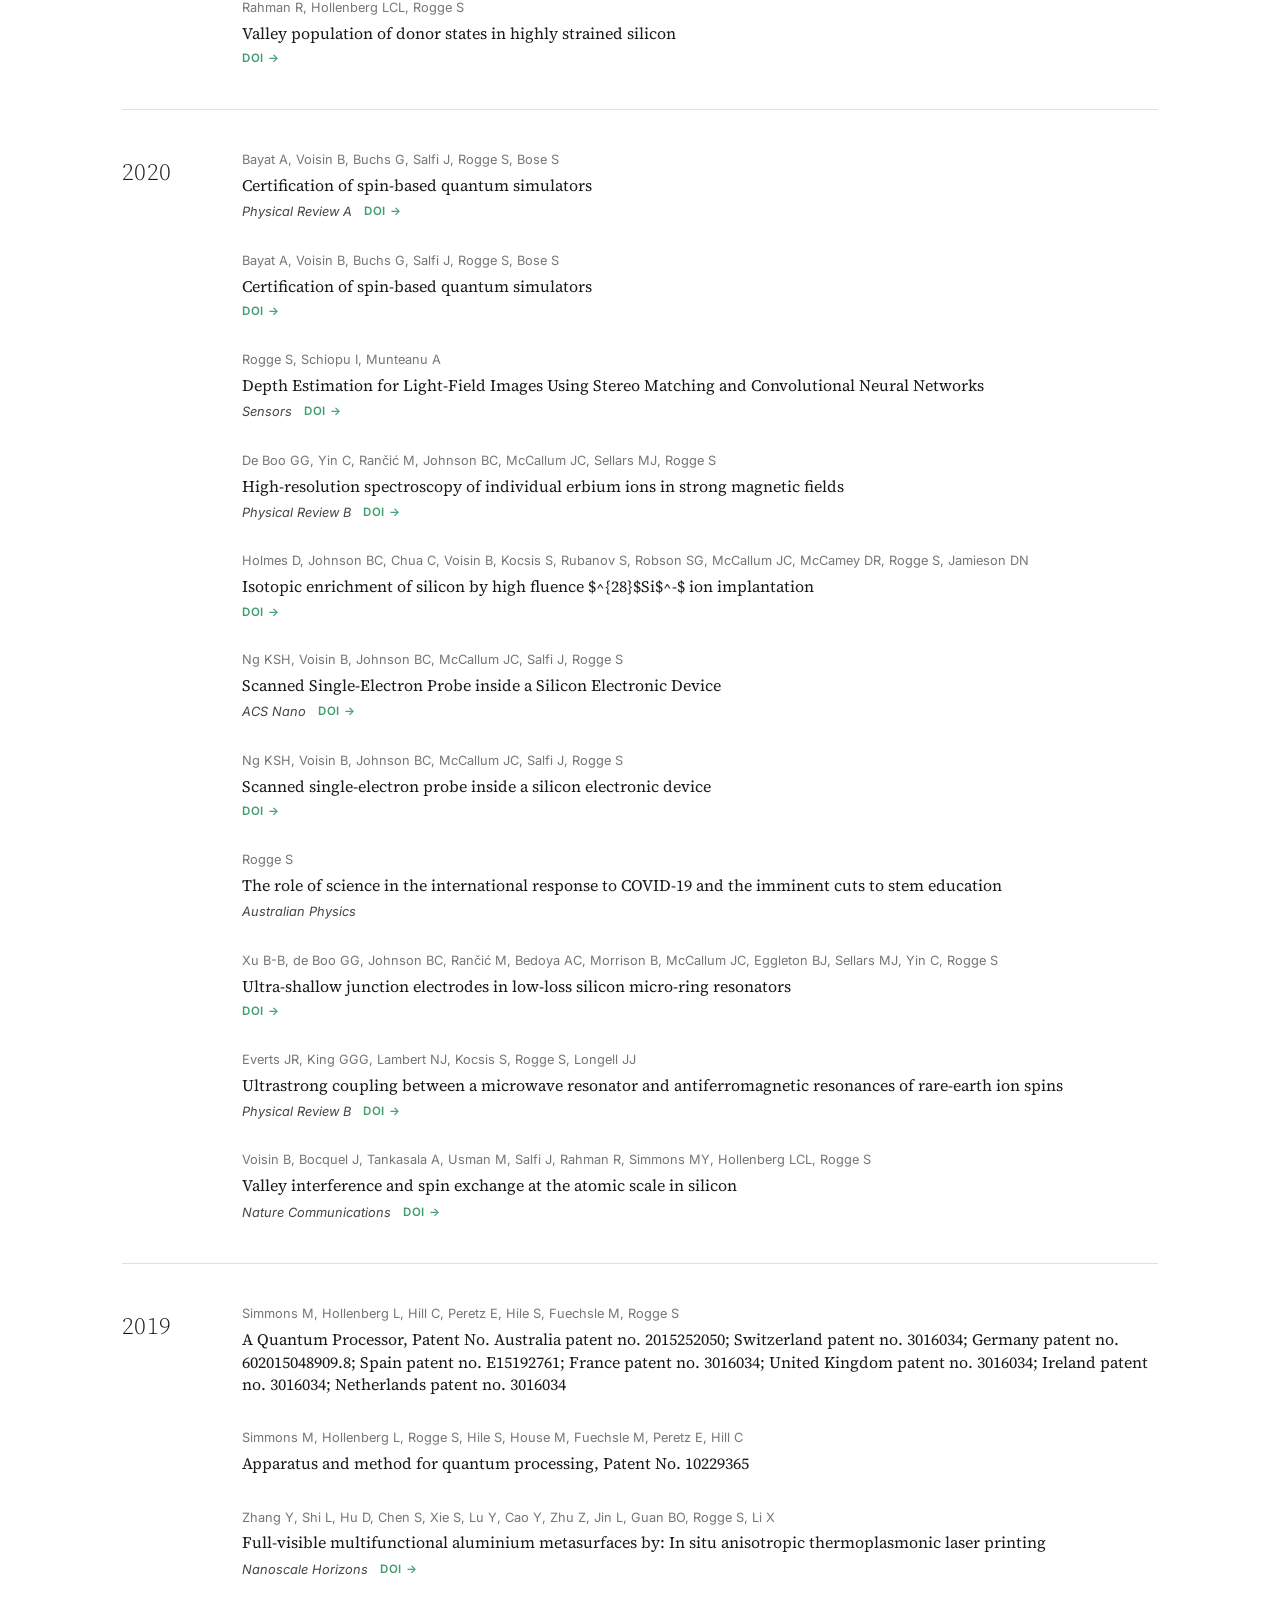
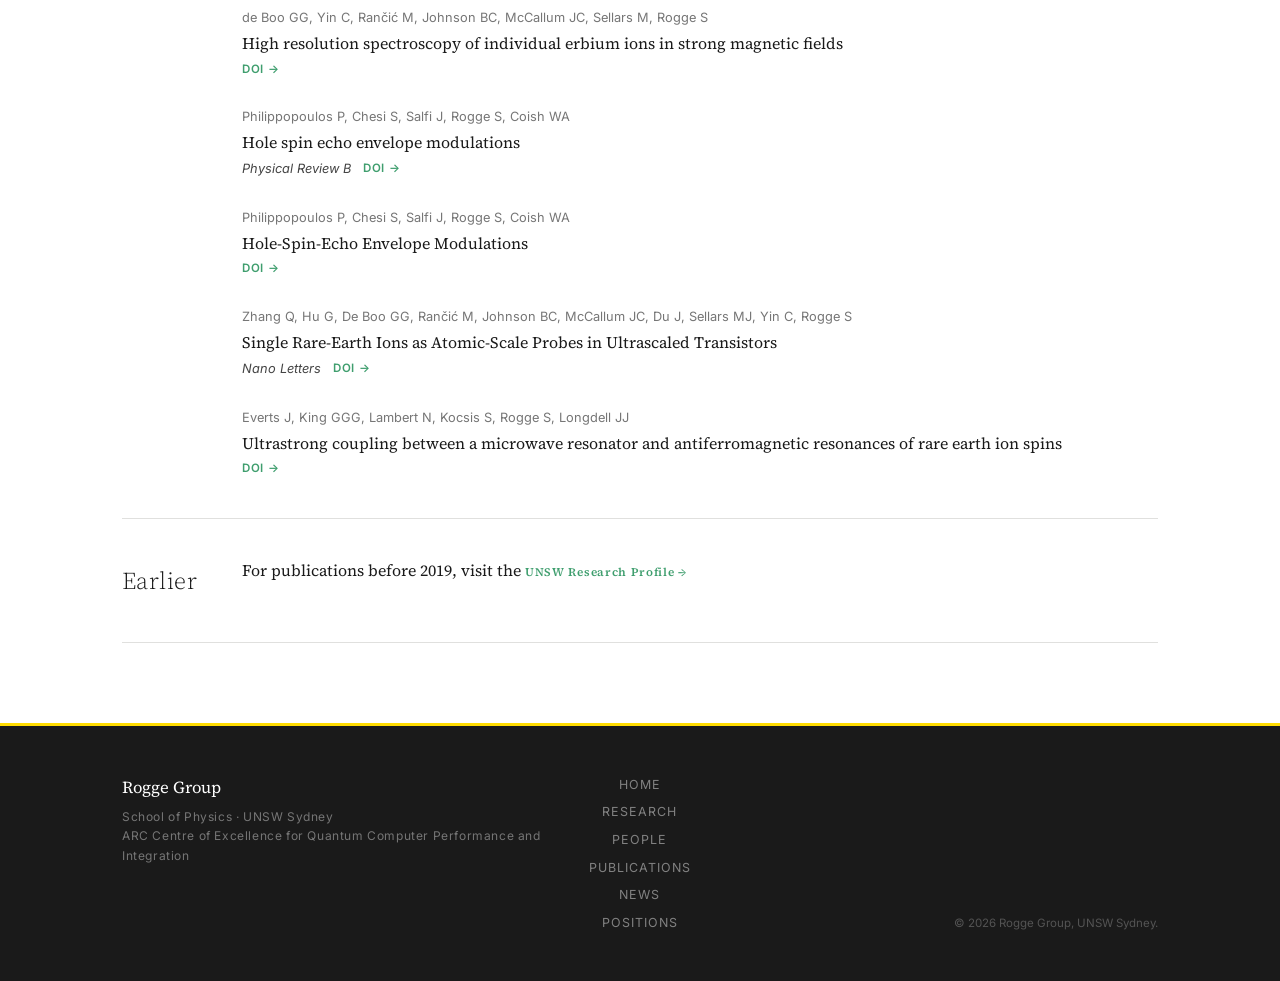
<file: rogge/publications.html>
<!DOCTYPE html>
<html lang="en">
<head>
  <meta charset="UTF-8" />
  <meta name="viewport" content="width=device-width, initial-scale=1.0" />
  <title>Publications &mdash; Rogge Group</title>
  <link rel="stylesheet" href="style.css" />
  <link rel="preconnect" href="https://fonts.googleapis.com" />
  <link rel="preconnect" href="https://fonts.gstatic.com" crossorigin />
  <link href="https://fonts.googleapis.com/css2?family=Source+Serif+4:ital,wght@0,300;0,400;0,600;1,300;1,400&family=Inter:wght@300;400;500;600&display=swap" rel="stylesheet" />
</head>
<body>

  <nav class="nav">
    <a href="index.html" class="nav-brand">
      <span class="nav-brand-name">Rogge Group</span>
      <span class="nav-brand-sub">UNSW School of Physics</span>
    </a>
    <div class="nav-links">
      <a href="index.html" class="nav-link">Home</a>
      <a href="research.html" class="nav-link">Research</a>
      <a href="people.html" class="nav-link">People</a>
      <a href="publications.html" class="nav-link active">Publications</a>
      <a href="news.html" class="nav-link">News</a>
      <a href="positions.html" class="nav-link">Positions</a>
    </div>
    <button class="nav-menu-toggle" aria-label="Toggle menu">&#9776;</button>
  </nav>

  <div class="page-header">
    <div class="container">
      <div class="section-label">Research Output</div>
      <h1 class="page-title">Publications</h1>
      <p class="page-subtitle">
        Journal articles by the Rogge Group, auto-updated from the UNSW Research Profile.
        For the complete list see
        <a href="https://research.unsw.edu.au/people/scientia-professor-sven-rogge/publications" target="_blank" rel="noopener" class="page-header-link">UNSW Research</a>
        or
        <a href="https://scholar.google.com/citations?user=0EeBxOIAAAAJ" target="_blank" rel="noopener" class="page-header-link">Google Scholar</a>.
        <span class="pub-updated">Last updated: 21 Nov 2026</span>
      </p>
    </div>
  </div>

  <section class="section">
    <div class="container">

      <!-- 2026 -->
      <div class="pub-year-block">
        <div class="pub-year-label">2026</div>
        <div class="pub-list">
          <div class="pub-item">
            <div class="pub-authors">Fan W, Chen R, Yang Y, Wang J, Ahlefeldt RL, De Boo GG, Lyasota A, Hu G, Yang J, Johnson BC, McCallum JC, Sellars MJ, Rogge S, Xia K, Duan CK, Yin C</div>
            <div class="pub-title">Dipole-coupled Er3+ spins in silicon</div>
            <div class="pub-meta"><span class="pub-journal">Physical Review B</span> <a href="https://doi.org/10.1103/cfj1-wcb4" target="_blank" rel="noopener" class="pub-doi">DOI &rarr;</a></div>
          </div>
          <div class="pub-item">
            <div class="pub-authors">Singh SP, Bazzazi E, Bernal-García DN, White SJU, Latief HJ, Goldingay A, Rogge S, Slussarenko S, Ghafari F, Polino E, Tischler N</div>
            <div class="pub-title">Heralded Generation of a Three-Mode NOON State</div>
            <div class="pub-meta"><span class="pub-journal">Physical Review Letters</span> <a href="https://doi.org/10.1103/g2hh-pk9h" target="_blank" rel="noopener" class="pub-doi">DOI &rarr;</a></div>
          </div>
          <div class="pub-item">
            <div class="pub-authors">Singh SP, Bazzazi E, Bernal-García DN, White S, Latief HJ, Goldingay A, Rogge S, Slussarenko S, Ghafari F, Polino E, Tischler N</div>
            <div class="pub-title">Heralded generation of a three-mode NOON state</div>
            <div class="pub-meta"><a href="https://doi.org/10.48550/arxiv.2512.08458" target="_blank" rel="noopener" class="pub-doi">DOI &rarr;</a></div>
          </div>
          <div class="pub-item">
            <div class="pub-authors">Lyasota A, Bader J, Lim SQ, Johnson BC, McCallum JC, Li Q, Rogge S, Castelletto S</div>
            <div class="pub-title">Narrow magneto-optical transitions of erbium implanted into silicon carbide-on-insulator</div>
            <div class="pub-meta"><span class="pub-journal">Communications Materials</span> <a href="https://doi.org/10.1038/s43246-026-01154-5" target="_blank" rel="noopener" class="pub-doi">DOI &rarr;</a></div>
          </div>
          <div class="pub-item">
            <div class="pub-authors">Webster J, Kanitschar F, Polino E, White SJU, Rogge S, Ghafari F, Huber M, Tischler N</div>
            <div class="pub-title">Revealing high-dimensional entanglement through symmetry</div>
            <div class="pub-meta"><a href="https://doi.org/10.48550/arxiv.2606.23817" target="_blank" rel="noopener" class="pub-doi">DOI &rarr;</a></div>
          </div>
          <div class="pub-item">
            <div class="pub-authors">Bader J, Sato S-I, McCallum JC, Wang R, Lim SQ, Lyasota A, Broadway D, Johnson BC, Rogge S, Li Q, Castelletto S</div>
            <div class="pub-title">Room temperature Purcell enhanced single erbium ions in silicon-carbide-on-insulator microring resonators</div>
            <div class="pub-meta"><a href="https://doi.org/10.48550/arxiv.2605.05815" target="_blank" rel="noopener" class="pub-doi">DOI &rarr;</a></div>
          </div>
        </div>
      </div>

      <!-- 2025 -->
      <div class="pub-year-block">
        <div class="pub-year-label">2025</div>
        <div class="pub-list">
          <div class="pub-item">
            <div class="pub-authors">Berkman IR, Lyasota A, de Boo GG, Bartholomew JG, Lim SQ, Johnson BC, McCallum JC, Xu BB, Xie S, Abrosimov NV, Pohl HJ, Ahlefeldt RL, Sellars MJ, Yin C, Rogge S</div>
            <div class="pub-title">Long optical and electron spin coherence times for erbium ions in silicon</div>
            <div class="pub-meta"><span class="pub-journal">Npj Quantum Information</span> <a href="https://doi.org/10.1038/s41534-025-01008-x" target="_blank" rel="noopener" class="pub-doi">DOI &rarr;</a></div>
          </div>
          <div class="pub-item">
            <div class="pub-authors">Lyasota A, Bader J, Lim SQ, Johnson BC, McCallum JC, Li Q, Rogge S, Castelletto S</div>
            <div class="pub-title">Narrow magneto-optical transitions in Erbium implanted silicon carbide-on-insulator</div>
            <div class="pub-meta"><a href="https://doi.org/10.48550/arxiv.2511.00400" target="_blank" rel="noopener" class="pub-doi">DOI &rarr;</a></div>
          </div>
          <div class="pub-item">
            <div class="pub-authors">Bader J, Lim SQ, Inam FA, Lyasota A, Johnson BC, Peruzzo A, McCallum JC, Li Q, Rogge S, Castelletto S</div>
            <div class="pub-title">Photoluminescence Properties of Ion-Implanted Er3+ Defects in 4H-SiCOI for Integrated Quantum Photonics</div>
            <div class="pub-meta"><span class="pub-journal">ACS Applied Nano Materials</span> <a href="https://doi.org/10.1021/acsanm.5c00085" target="_blank" rel="noopener" class="pub-doi">DOI &rarr;</a></div>
          </div>
          <div class="pub-item">
            <div class="pub-authors">Villegas-Aguilar L, Wang Y, Pepper A, Baker TJ, Joch DJ, Rogge S, Pryde GJ, Slussarenko S, Tischler N, Wiseman HM</div>
            <div class="pub-title">Quantum Assemblage Tomography</div>
            <div class="pub-meta"><a href="https://doi.org/10.48550/arxiv.2408.15576" target="_blank" rel="noopener" class="pub-doi">DOI &rarr;</a></div>
          </div>
          <div class="pub-item">
            <div class="pub-authors">Villegas-Aguilar L, Wang Y, Pepper A, Baker TJ, Joch DJ, Rogge S, Pryde GJ, Slussarenko S, Tischler N, Wiseman HM</div>
            <div class="pub-title">Quantum assemblage tomography</div>
            <div class="pub-meta"><span class="pub-journal">Physical Review A</span> <a href="https://doi.org/10.1103/k686-kvdy" target="_blank" rel="noopener" class="pub-doi">DOI &rarr;</a></div>
          </div>
          <div class="pub-item">
            <div class="pub-authors">Schofield SR, Fisher AJ, Ginossar E, Lyding JW, Silver R, Fei F, Namboodiri P, Wyrick J, Masteghin MG, Cox DC, Murdin BN, Clowes SK, Keizer JG, Simmons MY, Stemp HG, Morello A, Voisin B, Rogge S, Wolkow RA, Livadaru L, Pitters J, Stock TJZ, Curson NJ, Butera RE, Pavlova TV, Jakob AM, Spemann D, Räcke P, Schmidt-Kaler F, Jamieson DN, Pratiush U, Duscher G, Kalinin SV, Kazazis D, Constantinou P, Aeppli G, Ekinci Y, Owen JHG, Fowler E, Moheimani SOR, Randall JN, Misra S, Ivie J, Allemang CR, Anderson EM, Bussmann E, Campbell Q, Gao X, Lu T-M, Schmucker SW</div>
            <div class="pub-title">Roadmap on Atomic-scale Semiconductor Devices</div>
            <div class="pub-meta"><a href="https://doi.org/10.48550/arxiv.2501.04535" target="_blank" rel="noopener" class="pub-doi">DOI &rarr;</a></div>
          </div>
          <div class="pub-item">
            <div class="pub-authors">Schofield SR, J Fisher A, Ginossar E, Lyding JW, Silver R, Fei F, Namboodiri P, Wyrick J, Masteghin MG, Cox DC, Murdin BN, Clowes SK, G Keizer J, Y Simmons M, Stemp HG, Morello A, Voisin B, Rogge S, A Wolkow R, Livadaru L, Pitters J, J Z Stock T, J Curson N, Butera RE, V Pavlova T, Jakob AM, Spemann D, Räcke P, Schmidt-Kaler F, Jamieson DN, Pratiush U, Duscher G, V Kalinin S, Kazazis D, Constantinou P, Aeppli G, Ekinci Y, Owen JHG, Fowler E, Moheimani SOR, Randall J, Misra S, A Ivie J, Allemang CR, Anderson EM, Bussmann E, Campbell Q, Gao X, Lu TM, Schmucker SW</div>
            <div class="pub-title">Roadmap on atomic-scale semiconductor devices</div>
            <div class="pub-meta"><span class="pub-journal">Nano Futures</span> <a href="https://doi.org/10.1088/2399-1984/ada901" target="_blank" rel="noopener" class="pub-doi">DOI &rarr;</a></div>
          </div>
        </div>
      </div>

      <!-- 2024 -->
      <div class="pub-year-block">
        <div class="pub-year-label">2024</div>
        <div class="pub-list">
          <div class="pub-item">
            <div class="pub-authors">Polino E, Villegas-Aguilar L, Poderini D, Walk N, Ghafari F, Quintino MT, Lyasota A, Rogge S, Chaves R, Pryde GJ, Cavalcanti EG, Tischler N, Slussarenko S</div>
            <div class="pub-title">Experimental quantum randomness enhanced by a quantum network</div>
            <div class="pub-meta"><a href="https://doi.org/10.48550/arxiv.2412.16973" target="_blank" rel="noopener" class="pub-doi">DOI &rarr;</a></div>
          </div>
          <div class="pub-item">
            <div class="pub-authors">Zhang Y, Guan H, Sheng T, Chen R, Rogge S, Du J, Yin C</div>
            <div class="pub-title">Fast Thermodynamic Study on a Silicon Nanotransistor at Cryogenic Temperatures</div>
            <div class="pub-meta"><span class="pub-journal">Nano Letters</span> <a href="https://doi.org/10.1021/acs.nanolett.4c01424" target="_blank" rel="noopener" class="pub-doi">DOI &rarr;</a></div>
          </div>
          <div class="pub-item">
            <div class="pub-authors">Villegas-Aguilar L, Polino E, Ghafari F, Quintino MT, Laverick KT, Berkman IR, Rogge S, Shalm LK, Tischler N, Cavalcanti EG, Slussarenko S, Pryde GJ</div>
            <div class="pub-title">Nonlocality activation in a photonic quantum network</div>
            <div class="pub-meta"><span class="pub-journal">Nature Communications</span> <a href="https://doi.org/10.1038/s41467-024-47354-w" target="_blank" rel="noopener" class="pub-doi">DOI &rarr;</a></div>
          </div>
          <div class="pub-item">
            <div class="pub-authors">Villegas-Aguilar L, Polino E, Ghafari F, Quintino MT, Laverick K, Berkman IR, Rogge S, Shalm LK, Tischler N, Cavalcanti EG, Slussarenko S, Pryde GJ</div>
            <div class="pub-title">Nonlocality activation in a photonic quantum network</div>
            <div class="pub-meta"><a href="https://doi.org/10.48550/arxiv.2309.06501" target="_blank" rel="noopener" class="pub-doi">DOI &rarr;</a></div>
          </div>
        </div>
      </div>

      <!-- 2023 -->
      <div class="pub-year-block">
        <div class="pub-year-label">2023</div>
        <div class="pub-list">
          <div class="pub-item">
            <div class="pub-authors">Voisin B, Salfi J, Rogge S</div>
            <div class="pub-title">A quantum processing system, Patent No. Australia - 2019304104; Taiwan - I811402; United States - 11610985; China - CN112823136B;</div>
            <div class="pub-meta"></div>
          </div>
          <div class="pub-item">
            <div class="pub-authors">Voisin B, Salfi J, St Médar DD, Johnson BC, McCallum JC, Simmons MY, Rogge S, St Medar DD</div>
            <div class="pub-title">A solid-state quantum microscope for wavefunction control of an atom-based quantum dot device in silicon</div>
            <div class="pub-meta"><span class="pub-journal">Nature Electronics</span> <a href="https://doi.org/10.1038/s41928-023-00979-z" target="_blank" rel="noopener" class="pub-doi">DOI &rarr;</a></div>
          </div>
          <div class="pub-item">
            <div class="pub-authors">Berkman IR, Lyasota A, de Boo GG, Bartholomew JG, Lim SQ, Johnson BC, McCallum JC, Xu B-B, Xie S, Abrosimov NV, Pohl H-J, Ahlefeldt RL, Sellars MJ, Yin C, Rogge S</div>
            <div class="pub-title">Millisecond electron spin coherence time for erbium ions in silicon</div>
            <div class="pub-meta"><a href="https://doi.org/10.48550/arxiv.2307.10021" target="_blank" rel="noopener" class="pub-doi">DOI &rarr;</a></div>
          </div>
          <div class="pub-item">
            <div class="pub-authors">Berkman IR, Lyasota A, De Boo GG, Bartholomew JG, Johnson BC, McCallum JC, Xu BB, Xie S, Ahlefeldt RL, Sellars MJ, Yin C, Rogge S</div>
            <div class="pub-title">Observing Er3+ Sites in Si with an in Situ Single-Photon Detector</div>
            <div class="pub-meta"><span class="pub-journal">Physical Review Applied</span> <a href="https://doi.org/10.1103/PhysRevApplied.19.014037" target="_blank" rel="noopener" class="pub-doi">DOI &rarr;</a></div>
          </div>
          <div class="pub-item">
            <div class="pub-authors">Zhang Y, Fan W, Yang J, Guan H, Zhang Q, Qin X, Duan C, de Boo GG, Johnson BC, McCallum JC, Sellars MJ, Rogge S, Yin C, Du J</div>
            <div class="pub-title">Photoionisation detection of a single Er3+ ion with sub-100-ns time resolution</div>
            <div class="pub-meta"><span class="pub-journal">National Science Review</span> <a href="https://doi.org/10.1093/nsr/nwad134" target="_blank" rel="noopener" class="pub-doi">DOI &rarr;</a></div>
          </div>
        </div>
      </div>

      <!-- 2022 -->
      <div class="pub-year-block">
        <div class="pub-year-label">2022</div>
        <div class="pub-list">
          <div class="pub-item">
            <div class="pub-authors">Joch DJ, Slussarenko S, Wang Y, Pepper A, Xie S, Xu BB, Berkman IR, Rogge S, Pryde GJ</div>
            <div class="pub-title">Certified random-number generation from quantum steering</div>
            <div class="pub-meta"><span class="pub-journal">Physical Review A</span> <a href="https://doi.org/10.1103/PhysRevA.106.L050401" target="_blank" rel="noopener" class="pub-doi">DOI &rarr;</a></div>
          </div>
          <div class="pub-item">
            <div class="pub-authors">Hu G, De Boo GG, Johnson BC, McCallum JC, Sellars MJ, Yin C, Rogge S</div>
            <div class="pub-title">Erratum: Time-Resolved Photoionization Detection of a Single Er3+Ion in Silicon (Nano Letters (2022) 22:1 (396-401) DOI: 10.1021/acs.nanolett.1c04072)</div>
            <div class="pub-meta"><span class="pub-journal">Nano Letters</span> <a href="https://doi.org/10.1021/acs.nanolett.2c00173" target="_blank" rel="noopener" class="pub-doi">DOI &rarr;</a></div>
          </div>
          <div class="pub-item">
            <div class="pub-authors">Krauth FN, Gorman SK, He Y, Jones MT, Macha P, Kocsis S, Chua C, Voisin B, Rogge S, Rahman R, Chung Y, Simmons MY</div>
            <div class="pub-title">Flopping-Mode Electric Dipole Spin Resonance in Phosphorus Donor Qubits in Silicon</div>
            <div class="pub-meta"><span class="pub-journal">Physical Review Applied</span> <a href="https://doi.org/10.1103/PhysRevApplied.17.054006" target="_blank" rel="noopener" class="pub-doi">DOI &rarr;</a></div>
          </div>
          <div class="pub-item">
            <div class="pub-authors">Rogge S</div>
            <div class="pub-title">From the Executive</div>
            <div class="pub-meta"><span class="pub-journal">Australian Physics</span></div>
          </div>
          <div class="pub-item">
            <div class="pub-authors">Zhang Y, Fan W, Yang J, Guan H, Zhang Q, Qin X, Duan C, de Boo GG, Johnson BC, McCallum JC, Sellars MJ, Rogge S, Yin C, Du J</div>
            <div class="pub-title">Photoionization detection of a single Er$^{3+}$ ion with sub-100-ns time resolution</div>
            <div class="pub-meta"><a href="https://doi.org/10.48550/arxiv.2212.00440" target="_blank" rel="noopener" class="pub-doi">DOI &rarr;</a></div>
          </div>
          <div class="pub-item">
            <div class="pub-authors">Rogge S</div>
            <div class="pub-title">President’s Column</div>
            <div class="pub-meta"><span class="pub-journal">Australian Physics</span></div>
          </div>
          <div class="pub-item">
            <div class="pub-authors">Mikhail D, Voisin B, St Medar DD, Buchs G, Rogge S, Rachel S</div>
            <div class="pub-title">Quasiparticle excitations in a one-dimensional interacting topological insulator: Application for dopant-based quantum simulation</div>
            <div class="pub-meta"><span class="pub-journal">Physical Review B</span> <a href="https://doi.org/10.1103/PhysRevB.106.195408" target="_blank" rel="noopener" class="pub-doi">DOI &rarr;</a></div>
          </div>
          <div class="pub-item">
            <div class="pub-authors">Mikhail D, Voisin B, Medar DDS, Buchs G, Rogge S, Rachel S</div>
            <div class="pub-title">Quasiparticle excitations in a one-dimensional interacting topological insulator: Application for dopant-based quantum simulation</div>
            <div class="pub-meta"><a href="https://doi.org/10.48550/arxiv.2208.03906" target="_blank" rel="noopener" class="pub-doi">DOI &rarr;</a></div>
          </div>
          <div class="pub-item">
            <div class="pub-authors">Tankasala A, Voisin B, Kembrey Z, Salfi J, Hsueh YL, Osika EN, Rogge S, Rahman R</div>
            <div class="pub-title">Shallow dopant pairs in silicon: An atomistic full configuration interaction study</div>
            <div class="pub-meta"><span class="pub-journal">Physical Review B</span> <a href="https://doi.org/10.1103/PhysRevB.105.155158" target="_blank" rel="noopener" class="pub-doi">DOI &rarr;</a></div>
          </div>
          <div class="pub-item">
            <div class="pub-authors">Hu G, Ahlefeldt RL, De Boo GG, Lyasota A, Johnson BC, McCallum JC, Sellars MJ, Yin C, Rogge S</div>
            <div class="pub-title">Single site optical spectroscopy of coupled Er3+ion pairs in silicon</div>
            <div class="pub-meta"><span class="pub-journal">Quantum Science and Technology</span> <a href="https://doi.org/10.1088/2058-9565/ac56c7" target="_blank" rel="noopener" class="pub-doi">DOI &rarr;</a></div>
          </div>
          <div class="pub-item">
            <div class="pub-authors">Yang J, Wang J, Fan W, Zhang Y, Duan C, Hu G, De Boo GG, Johnson BC, McCallum JC, Rogge S, Yin C, Du J</div>
            <div class="pub-title">Spectral Broadening of a Single Er3+ Ion in a Si Nanotransistor</div>
            <div class="pub-meta"><span class="pub-journal">Physical Review Applied</span> <a href="https://doi.org/10.1103/PhysRevApplied.18.034018" target="_blank" rel="noopener" class="pub-doi">DOI &rarr;</a></div>
          </div>
          <div class="pub-item">
            <div class="pub-authors">Yang J, Wang J, Fan W, Zhang Y, Duan C, Hu G, de Boo GG, Johnson BC, McCallum JC, Rogge S, Yin C, Du J</div>
            <div class="pub-title">Spectral broadening of a single Er$^{3+}$ ion in a Si nano-transistor</div>
            <div class="pub-meta"><a href="https://doi.org/10.48550/arxiv.2201.11472" target="_blank" rel="noopener" class="pub-doi">DOI &rarr;</a></div>
          </div>
          <div class="pub-item">
            <div class="pub-authors">Osika EN, Kocsis S, Hsueh YL, Monir S, Chua C, Lam H, Voisin B, Simmons MY, Rogge S, Rahman R</div>
            <div class="pub-title">Spin-Photon Coupling for Atomic Qubit Devices in Silicon</div>
            <div class="pub-meta"><span class="pub-journal">Physical Review Applied</span> <a href="https://doi.org/10.1103/PhysRevApplied.17.054007" target="_blank" rel="noopener" class="pub-doi">DOI &rarr;</a></div>
          </div>
          <div class="pub-item">
            <div class="pub-authors">Yang J, Fan W, Zhang Y, Duan C, de Boo GG, Ahlefeldt RL, Longdell JJ, Johnson BC, McCallum JC, Sellars MJ, Rogge S, Yin C, Du J</div>
            <div class="pub-title">The Zeeman and hyperfine interactions of a single $^{167}Er^{3+}$ ion in Si</div>
            <div class="pub-meta"><a href="https://doi.org/10.48550/arxiv.2204.11416" target="_blank" rel="noopener" class="pub-doi">DOI &rarr;</a></div>
          </div>
          <div class="pub-item">
            <div class="pub-authors">Hu G, De Boo GG, Johnson BC, McCallum JC, Sellars MJ, Yin C, Rogge S</div>
            <div class="pub-title">Time-Resolved Photoionization Detection of a Single Er3+Ion in Silicon</div>
            <div class="pub-meta"><span class="pub-journal">Nano Letters</span> <a href="https://doi.org/10.1021/acs.nanolett.1c04072" target="_blank" rel="noopener" class="pub-doi">DOI &rarr;</a></div>
          </div>
          <div class="pub-item">
            <div class="pub-authors">Voisin B, Ng KSH, Salfi J, Usman M, Wong JC, Tankasala A, Johnson BC, McCallum JC, Hutin L, Bertrand B, Vinet M, Valanoor N, Simmons MY, Rahman R, Hollenberg LCL, Rogge S</div>
            <div class="pub-title">Valley population of donor states in highly strained silicon</div>
            <div class="pub-meta"><span class="pub-journal">Materials for Quantum Technology</span> <a href="https://doi.org/10.1088/2633-4356/ac5d1d" target="_blank" rel="noopener" class="pub-doi">DOI &rarr;</a></div>
          </div>
          <div class="pub-item">
            <div class="pub-authors">Yang J, Fan W, Zhang Y, Duan C, De Boo GG, Ahlefeldt RL, Longdell JJ, Johnson BC, McCallum JC, Sellars MJ, Rogge S, Yin C, Du J</div>
            <div class="pub-title">Zeeman and hyperfine interactions of a single Er 3+ 167 ion in Si</div>
            <div class="pub-meta"><span class="pub-journal">Physical Review B</span> <a href="https://doi.org/10.1103/PhysRevB.105.235306" target="_blank" rel="noopener" class="pub-doi">DOI &rarr;</a></div>
          </div>
        </div>
      </div>

      <!-- 2021 -->
      <div class="pub-year-block">
        <div class="pub-year-label">2021</div>
        <div class="pub-list">
          <div class="pub-item">
            <div class="pub-authors">Simmons M, Hollenberg L, Rogge S, Hile S, House M, Fuechsle M, Peretz E, Hill C</div>
            <div class="pub-title">Advanced processing apparatus, Patent No. Australian 2021 pat no.2015252051</div>
            <div class="pub-meta"></div>
          </div>
          <div class="pub-item">
            <div class="pub-authors">Joch DJ, Slussarenko S, Wang Y, Pepper A, Xie S, Xu B-B, Berkman IR, Rogge S, Pryde GJ</div>
            <div class="pub-title">Certified Random Number Generation from Quantum Steering</div>
            <div class="pub-meta"><a href="https://doi.org/10.48550/arxiv.2111.09506" target="_blank" rel="noopener" class="pub-doi">DOI &rarr;</a></div>
          </div>
          <div class="pub-item">
            <div class="pub-authors">Kobayashi T, Salfi J, Chua C, van der Heijden J, House MG, Culcer D, Hutchison WD, Johnson BC, McCallum JC, Riemann H, Abrosimov NV, Becker P, Pohl HJ, Simmons MY, Rogge S</div>
            <div class="pub-title">Engineering long spin coherence times of spin–orbit qubits in silicon</div>
            <div class="pub-meta"><span class="pub-journal">Nature Materials</span> <a href="https://doi.org/10.1038/s41563-020-0743-3" target="_blank" rel="noopener" class="pub-doi">DOI &rarr;</a></div>
          </div>
          <div class="pub-item">
            <div class="pub-authors">Krauth FN, Gorman SK, He Y, Jones MT, Macha P, Kocsis S, Chua C, Voisin B, Rogge S, Rahman R, Chung Y, Simmons MY</div>
            <div class="pub-title">Flopping-mode electric dipole spin resonance in phosphorus donor qubits in silicon</div>
            <div class="pub-meta"><a href="https://doi.org/10.48550/arxiv.2105.02906" target="_blank" rel="noopener" class="pub-doi">DOI &rarr;</a></div>
          </div>
          <div class="pub-item">
            <div class="pub-authors">Holmes D, Johnson BC, Chua C, Voisin B, Kocsis S, Rubanov S, Robson SG, McCallum JC, McCamey DR, Rogge S, Jamieson DN</div>
            <div class="pub-title">Isotopic enrichment of silicon by high fluence 28Si- ion implantation</div>
            <div class="pub-meta"><span class="pub-journal">Physical Review Materials</span> <a href="https://doi.org/10.1103/PhysRevMaterials.5.014601" target="_blank" rel="noopener" class="pub-doi">DOI &rarr;</a></div>
          </div>
          <div class="pub-item">
            <div class="pub-authors">Voisin B, Salfi J, Rahman R, Rogge S</div>
            <div class="pub-title">Novel characterisation of dopant-based qubits</div>
            <div class="pub-meta"><a href="https://doi.org/10.48550/arxiv.2107.00784" target="_blank" rel="noopener" class="pub-doi">DOI &rarr;</a></div>
          </div>
          <div class="pub-item">
            <div class="pub-authors">Voisin B, Salfi J, Rahman R, Rogge S</div>
            <div class="pub-title">Novel characterization of dopant-based qubits</div>
            <div class="pub-meta"><span class="pub-journal">MRS Bulletin</span> <a href="https://doi.org/10.1557/s43577-021-00136-x" target="_blank" rel="noopener" class="pub-doi">DOI &rarr;</a></div>
          </div>
          <div class="pub-item">
            <div class="pub-authors">Hu G, Ahlefeldt RL, de Boo GG, Lyasota A, Johnson BC, McCallum JC, Sellars MJ, Yin C, Rogge S</div>
            <div class="pub-title">Optical and Zeeman spectroscopy of individual Er ion pairs in silicon</div>
            <div class="pub-meta"><a href="https://doi.org/10.48550/arxiv.2108.07442" target="_blank" rel="noopener" class="pub-doi">DOI &rarr;</a></div>
          </div>
          <div class="pub-item">
            <div class="pub-authors">Wang Z, Marcellina E, Hamilton AR, Cullen JH, Rogge S, Salfi J, Culcer D</div>
            <div class="pub-title">Optimal operation points for ultrafast, highly coherent Ge hole spin-orbit qubits</div>
            <div class="pub-meta"><span class="pub-journal">Npj Quantum Information</span> <a href="https://doi.org/10.1038/s41534-021-00386-2" target="_blank" rel="noopener" class="pub-doi">DOI &rarr;</a></div>
          </div>
          <div class="pub-item">
            <div class="pub-authors">Wang Z, Marcellina E, Hamilton AR, Cullen JH, Rogge S, Salfi J, Culcer D</div>
            <div class="pub-title">Optimal operation points for ultrafast, highly coherent Ge hole spin-orbit qubits</div>
            <div class="pub-meta"><a href="https://doi.org/10.48550/arxiv.1911.11143" target="_blank" rel="noopener" class="pub-doi">DOI &rarr;</a></div>
          </div>
          <div class="pub-item">
            <div class="pub-authors">Bonatto D, Fachada S, Rogge S, Munteanu A, Lafruit G</div>
            <div class="pub-title">Real-Time Depth Video-Based Rendering for 6-DoF HMD Navigation and Light Field Displays</div>
            <div class="pub-meta"><span class="pub-journal">IEEE Access</span> <a href="https://doi.org/10.1109/ACCESS.2021.3123529" target="_blank" rel="noopener" class="pub-doi">DOI &rarr;</a></div>
          </div>
          <div class="pub-item">
            <div class="pub-authors">Osika EN, Kocsis S, Hsueh Y-L, Monir S, Chua C, Lam H, Voisin B, Rogge S, Rahman R</div>
            <div class="pub-title">Spin-photon coupling for atomic qubit devices in silicon</div>
            <div class="pub-meta"><a href="https://doi.org/10.48550/arxiv.2105.02904" target="_blank" rel="noopener" class="pub-doi">DOI &rarr;</a></div>
          </div>
          <div class="pub-item">
            <div class="pub-authors">Berkman IR, Lyasota A, de Boo GG, Bartholomew JG, Johnson BC, McCallum JC, Xu B-B, Xie S, Ahlefeldt RL, Sellars MJ, Yin C, Rogge S</div>
            <div class="pub-title">Sub-megahertz homogeneous linewidth for Er in Si via in situ single photon detection</div>
            <div class="pub-meta"><a href="https://doi.org/10.48550/arxiv.2108.07090" target="_blank" rel="noopener" class="pub-doi">DOI &rarr;</a></div>
          </div>
          <div class="pub-item">
            <div class="pub-authors">Xu BB, De Boo GG, Johnson BC, Rančić M, Bedoya AC, Morrison B, McCallum JC, Eggleton BJ, Sellars MJ, Yin C, Rogge S</div>
            <div class="pub-title">Ultrashallow Junction Electrodes in Low-Loss Silicon Microring Resonators</div>
            <div class="pub-meta"><span class="pub-journal">Physical Review Applied</span> <a href="https://doi.org/10.1103/PhysRevApplied.15.044014" target="_blank" rel="noopener" class="pub-doi">DOI &rarr;</a></div>
          </div>
          <div class="pub-item">
            <div class="pub-authors">Voisin B, Bocquel J, Tankasala A, Usman M, Salfi J, Rahman R, Simmons MY, Hollenberg LCL, Rogge S</div>
            <div class="pub-title">Valley interference and spin exchange at the atomic scale in silicon</div>
            <div class="pub-meta"><a href="https://doi.org/10.48550/arxiv.2105.10931" target="_blank" rel="noopener" class="pub-doi">DOI &rarr;</a></div>
          </div>
          <div class="pub-item">
            <div class="pub-authors">Voisin B, Ng KSH, Salfi J, Usman M, Wong JC, Tankasala A, Johnson BC, McCallum JC, Hutin L, Bertrand B, Vinet M, Valanoor N, Simmons MY, Rahman R, Hollenberg LCL, Rogge S</div>
            <div class="pub-title">Valley population of donor states in highly strained silicon</div>
            <div class="pub-meta"><a href="https://doi.org/10.48550/arxiv.2109.08540" target="_blank" rel="noopener" class="pub-doi">DOI &rarr;</a></div>
          </div>
        </div>
      </div>

      <!-- 2020 -->
      <div class="pub-year-block">
        <div class="pub-year-label">2020</div>
        <div class="pub-list">
          <div class="pub-item">
            <div class="pub-authors">Bayat A, Voisin B, Buchs G, Salfi J, Rogge S, Bose S</div>
            <div class="pub-title">Certification of spin-based quantum simulators</div>
            <div class="pub-meta"><span class="pub-journal">Physical Review A</span> <a href="https://doi.org/10.1103/PhysRevA.101.052344" target="_blank" rel="noopener" class="pub-doi">DOI &rarr;</a></div>
          </div>
          <div class="pub-item">
            <div class="pub-authors">Bayat A, Voisin B, Buchs G, Salfi J, Rogge S, Bose S</div>
            <div class="pub-title">Certification of spin-based quantum simulators</div>
            <div class="pub-meta"><a href="https://doi.org/10.48550/arxiv.1905.01724" target="_blank" rel="noopener" class="pub-doi">DOI &rarr;</a></div>
          </div>
          <div class="pub-item">
            <div class="pub-authors">Rogge S, Schiopu I, Munteanu A</div>
            <div class="pub-title">Depth Estimation for Light-Field Images Using Stereo Matching and Convolutional Neural Networks</div>
            <div class="pub-meta"><span class="pub-journal">Sensors</span> <a href="https://doi.org/10.3390/s20216188" target="_blank" rel="noopener" class="pub-doi">DOI &rarr;</a></div>
          </div>
          <div class="pub-item">
            <div class="pub-authors">De Boo GG, Yin C, Rančić M, Johnson BC, McCallum JC, Sellars MJ, Rogge S</div>
            <div class="pub-title">High-resolution spectroscopy of individual erbium ions in strong magnetic fields</div>
            <div class="pub-meta"><span class="pub-journal">Physical Review B</span> <a href="https://doi.org/10.1103/PhysRevB.102.155309" target="_blank" rel="noopener" class="pub-doi">DOI &rarr;</a></div>
          </div>
          <div class="pub-item">
            <div class="pub-authors">Holmes D, Johnson BC, Chua C, Voisin B, Kocsis S, Rubanov S, Robson SG, McCallum JC, McCamey DR, Rogge S, Jamieson DN</div>
            <div class="pub-title">Isotopic enrichment of silicon by high fluence $^{28}$Si$^-$ ion implantation</div>
            <div class="pub-meta"><a href="https://doi.org/10.48550/arxiv.2009.08594" target="_blank" rel="noopener" class="pub-doi">DOI &rarr;</a></div>
          </div>
          <div class="pub-item">
            <div class="pub-authors">Ng KSH, Voisin B, Johnson BC, McCallum JC, Salfi J, Rogge S</div>
            <div class="pub-title">Scanned Single-Electron Probe inside a Silicon Electronic Device</div>
            <div class="pub-meta"><span class="pub-journal">ACS Nano</span> <a href="https://doi.org/10.1021/acsnano.0c00736" target="_blank" rel="noopener" class="pub-doi">DOI &rarr;</a></div>
          </div>
          <div class="pub-item">
            <div class="pub-authors">Ng KSH, Voisin B, Johnson BC, McCallum JC, Salfi J, Rogge S</div>
            <div class="pub-title">Scanned single-electron probe inside a silicon electronic device</div>
            <div class="pub-meta"><a href="https://doi.org/10.48550/arxiv.2001.10225" target="_blank" rel="noopener" class="pub-doi">DOI &rarr;</a></div>
          </div>
          <div class="pub-item">
            <div class="pub-authors">Rogge S</div>
            <div class="pub-title">The role of science in the international response to COVID-19 and the imminent cuts to stem education</div>
            <div class="pub-meta"><span class="pub-journal">Australian Physics</span></div>
          </div>
          <div class="pub-item">
            <div class="pub-authors">Xu B-B, de Boo GG, Johnson BC, Rančić M, Bedoya AC, Morrison B, McCallum JC, Eggleton BJ, Sellars MJ, Yin C, Rogge S</div>
            <div class="pub-title">Ultra-shallow junction electrodes in low-loss silicon micro-ring resonators</div>
            <div class="pub-meta"><a href="https://doi.org/10.48550/arxiv.2011.14792" target="_blank" rel="noopener" class="pub-doi">DOI &rarr;</a></div>
          </div>
          <div class="pub-item">
            <div class="pub-authors">Everts JR, King GGG, Lambert NJ, Kocsis S, Rogge S, Longell JJ</div>
            <div class="pub-title">Ultrastrong coupling between a microwave resonator and antiferromagnetic resonances of rare-earth ion spins</div>
            <div class="pub-meta"><span class="pub-journal">Physical Review B</span> <a href="https://doi.org/10.1103/PhysRevB.101.214414" target="_blank" rel="noopener" class="pub-doi">DOI &rarr;</a></div>
          </div>
          <div class="pub-item">
            <div class="pub-authors">Voisin B, Bocquel J, Tankasala A, Usman M, Salfi J, Rahman R, Simmons MY, Hollenberg LCL, Rogge S</div>
            <div class="pub-title">Valley interference and spin exchange at the atomic scale in silicon</div>
            <div class="pub-meta"><span class="pub-journal">Nature Communications</span> <a href="https://doi.org/10.1038/s41467-020-19835-1" target="_blank" rel="noopener" class="pub-doi">DOI &rarr;</a></div>
          </div>
        </div>
      </div>

      <!-- 2019 -->
      <div class="pub-year-block">
        <div class="pub-year-label">2019</div>
        <div class="pub-list">
          <div class="pub-item">
            <div class="pub-authors">Simmons M, Hollenberg L, Hill C, Peretz E, Hile S, Fuechsle M, Rogge S</div>
            <div class="pub-title">A Quantum Processor, Patent No. Australia patent no. 2015252050; Switzerland patent no. 3016034; Germany patent no. 602015048909.8; Spain patent no. E15192761; France patent no. 3016034; United Kingdom patent no. 3016034; Ireland patent no. 3016034; Netherlands patent no. 3016034</div>
            <div class="pub-meta"></div>
          </div>
          <div class="pub-item">
            <div class="pub-authors">Simmons M, Hollenberg L, Rogge S, Hile S, House M, Fuechsle M, Peretz E, Hill C</div>
            <div class="pub-title">Apparatus and method for quantum processing, Patent No. 10229365</div>
            <div class="pub-meta"></div>
          </div>
          <div class="pub-item">
            <div class="pub-authors">Zhang Y, Shi L, Hu D, Chen S, Xie S, Lu Y, Cao Y, Zhu Z, Jin L, Guan BO, Rogge S, Li X</div>
            <div class="pub-title">Full-visible multifunctional aluminium metasurfaces by: In situ anisotropic thermoplasmonic laser printing</div>
            <div class="pub-meta"><span class="pub-journal">Nanoscale Horizons</span> <a href="https://doi.org/10.1039/c9nh00003h" target="_blank" rel="noopener" class="pub-doi">DOI &rarr;</a></div>
          </div>
          <div class="pub-item">
            <div class="pub-authors">de Boo GG, Yin C, Rančić M, Johnson BC, McCallum JC, Sellars M, Rogge S</div>
            <div class="pub-title">High resolution spectroscopy of individual erbium ions in strong magnetic fields</div>
            <div class="pub-meta"><a href="https://doi.org/10.48550/arxiv.1912.05795" target="_blank" rel="noopener" class="pub-doi">DOI &rarr;</a></div>
          </div>
          <div class="pub-item">
            <div class="pub-authors">Philippopoulos P, Chesi S, Salfi J, Rogge S, Coish WA</div>
            <div class="pub-title">Hole spin echo envelope modulations</div>
            <div class="pub-meta"><span class="pub-journal">Physical Review B</span> <a href="https://doi.org/10.1103/PhysRevB.100.125402" target="_blank" rel="noopener" class="pub-doi">DOI &rarr;</a></div>
          </div>
          <div class="pub-item">
            <div class="pub-authors">Philippopoulos P, Chesi S, Salfi J, Rogge S, Coish WA</div>
            <div class="pub-title">Hole-Spin-Echo Envelope Modulations</div>
            <div class="pub-meta"><a href="https://doi.org/10.48550/arxiv.1906.11953" target="_blank" rel="noopener" class="pub-doi">DOI &rarr;</a></div>
          </div>
          <div class="pub-item">
            <div class="pub-authors">Zhang Q, Hu G, De Boo GG, Rančić M, Johnson BC, McCallum JC, Du J, Sellars MJ, Yin C, Rogge S</div>
            <div class="pub-title">Single Rare-Earth Ions as Atomic-Scale Probes in Ultrascaled Transistors</div>
            <div class="pub-meta"><span class="pub-journal">Nano Letters</span> <a href="https://doi.org/10.1021/acs.nanolett.9b01281" target="_blank" rel="noopener" class="pub-doi">DOI &rarr;</a></div>
          </div>
          <div class="pub-item">
            <div class="pub-authors">Everts J, King GGG, Lambert N, Kocsis S, Rogge S, Longdell JJ</div>
            <div class="pub-title">Ultrastrong coupling between a microwave resonator and antiferromagnetic resonances of rare earth ion spins</div>
            <div class="pub-meta"><a href="https://doi.org/10.48550/arxiv.1911.11311" target="_blank" rel="noopener" class="pub-doi">DOI &rarr;</a></div>
          </div>
        </div>
      </div>

      <!-- Earlier -->
      <div class="pub-year-block">
        <div class="pub-year-label">Earlier</div>
        <div class="pub-list">
          <div class="pub-item">
            <div class="pub-title">
              For publications before 2019, visit the
              <a href="https://research.unsw.edu.au/people/scientia-professor-sven-rogge/publications" target="_blank" rel="noopener" class="pub-doi">UNSW Research Profile &rarr;</a>
            </div>
            <div class="pub-meta"></div>
          </div>
        </div>
      </div>
    </div>
  </section>

  <footer class="footer">
    <div class="container footer-inner">
      <div class="footer-brand">
        <div class="footer-name">Rogge Group</div>
        <div class="footer-sub">School of Physics &middot; UNSW Sydney</div>
        <div class="footer-sub">ARC Centre of Excellence for Quantum Computer Performance and Integration</div>
      </div>
      <nav class="footer-nav">
        <a href="index.html">Home</a>
        <a href="research.html">Research</a>
        <a href="people.html">People</a>
        <a href="publications.html">Publications</a>
        <a href="news.html">News</a>
        <a href="positions.html">Positions</a>
      </nav>
      <div class="footer-copy">&copy; 2026 Rogge Group, UNSW Sydney.</div>
    </div>
  </footer>

  <script src="nav.js" defer></script>
</body>
</html>
</file>
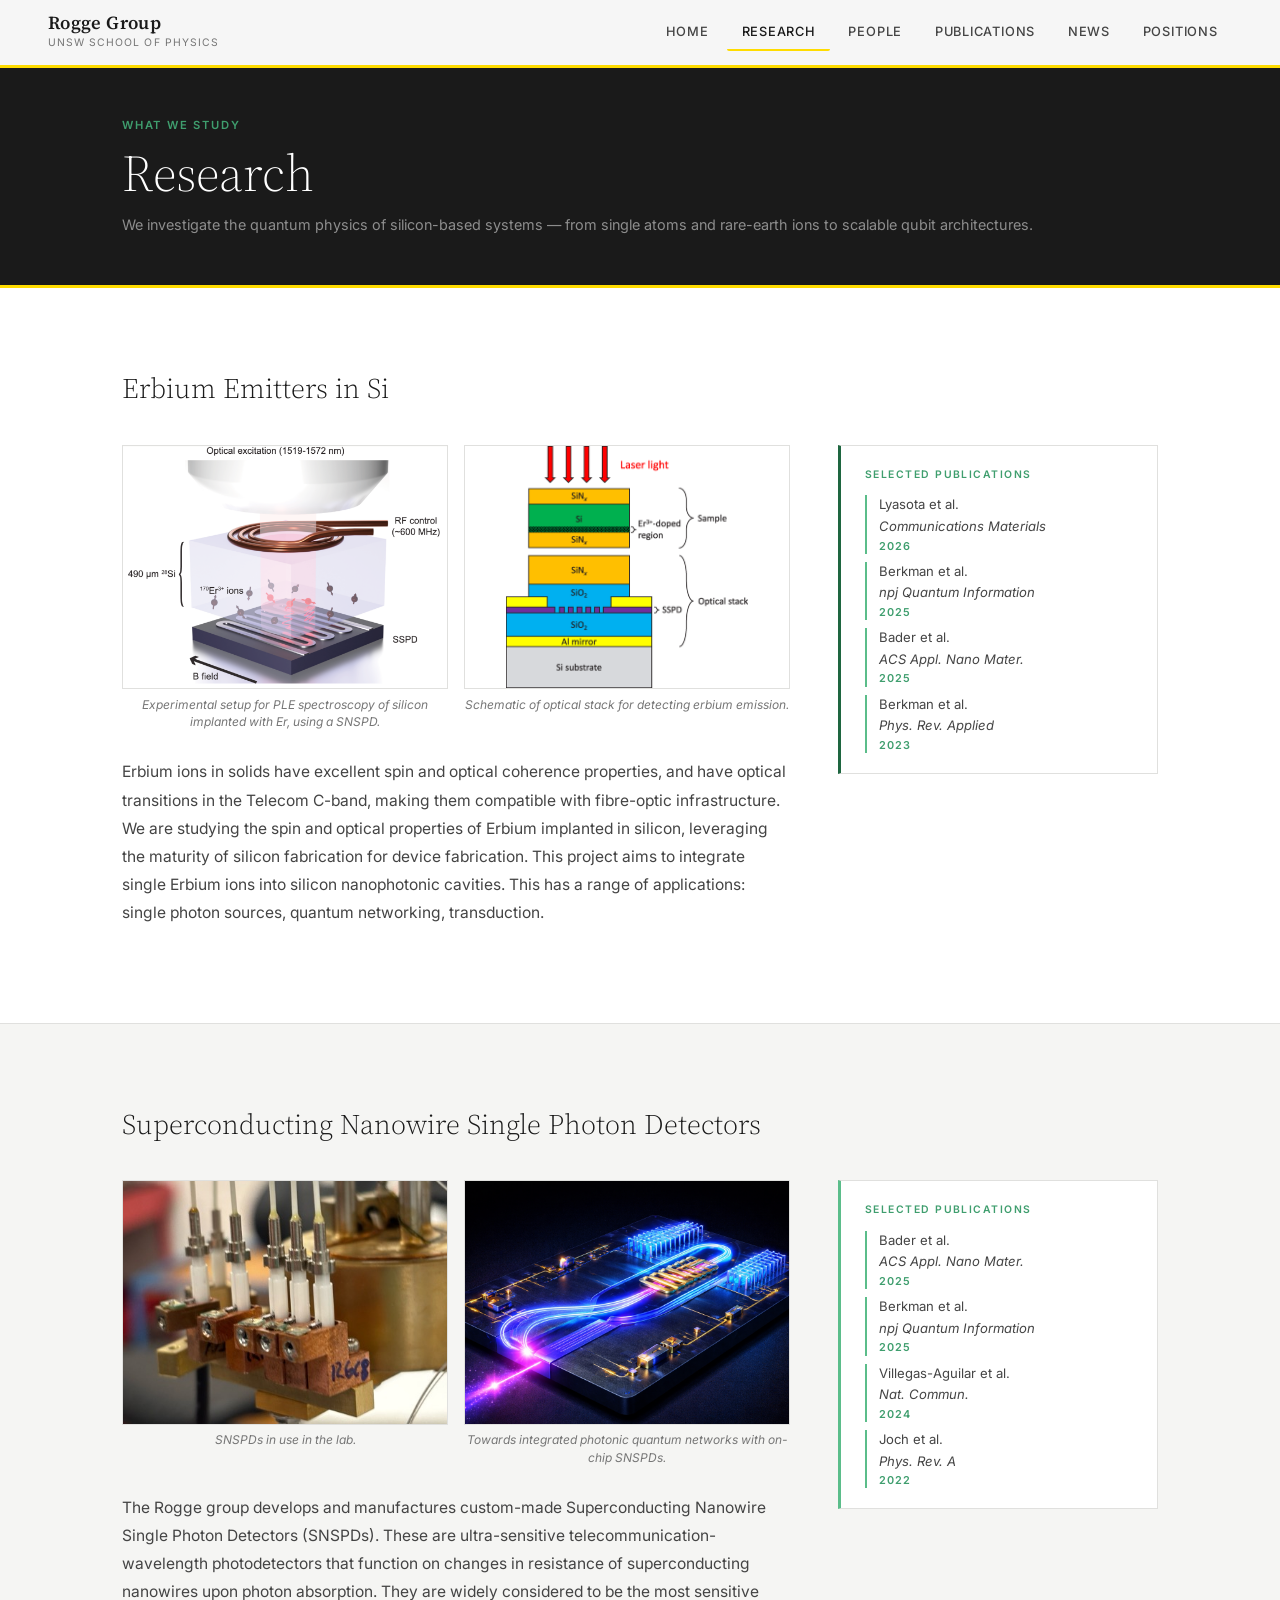
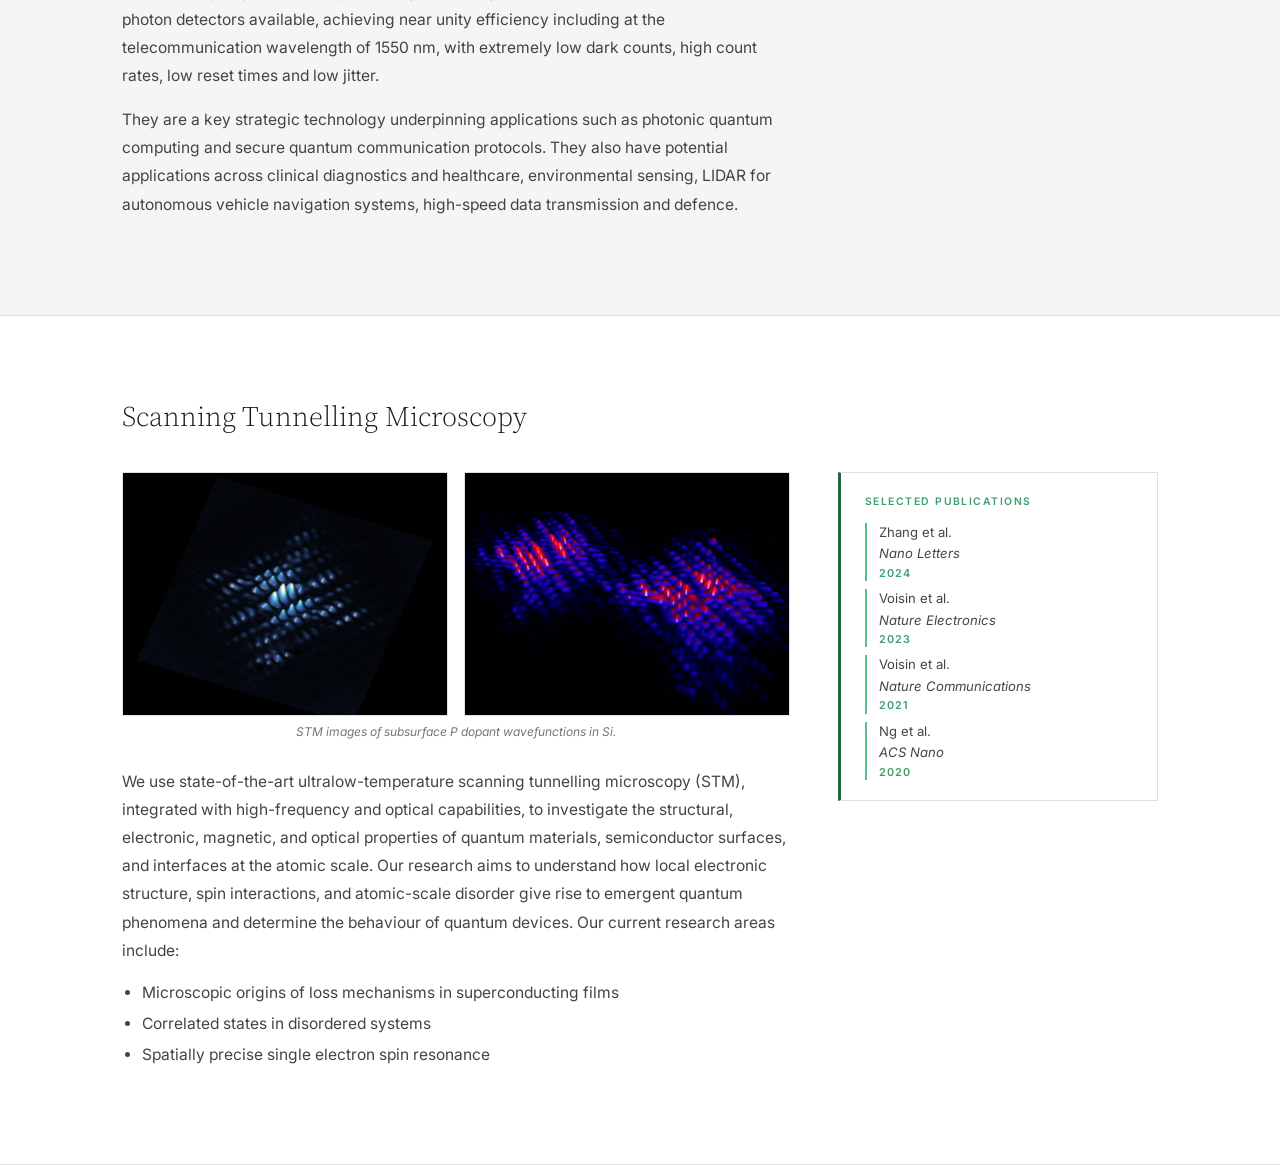
<file: rogge/research.html>
<!DOCTYPE html>
<html lang="en">
<head>
  <meta charset="UTF-8" />
  <meta name="viewport" content="width=device-width, initial-scale=1.0" />
  <title>Research — Rogge Group</title>
  <link rel="stylesheet" href="style.css" />
  <link rel="preconnect" href="https://fonts.googleapis.com" />
  <link rel="preconnect" href="https://fonts.gstatic.com" crossorigin />
  <link href="https://fonts.googleapis.com/css2?family=Source+Serif+4:ital,wght@0,300;0,400;0,600;1,300;1,400&family=Inter:wght@300;400;500;600&display=swap" rel="stylesheet" />
</head>
<body>

  <nav class="nav">
    <a href="index.html" class="nav-brand">
      <span class="nav-brand-name">Rogge Group</span>
      <span class="nav-brand-sub">UNSW School of Physics</span>
    </a>
    <div class="nav-links">
      <a href="index.html" class="nav-link">Home</a>
      <a href="research.html" class="nav-link active">Research</a>
      <a href="people.html" class="nav-link">People</a>
      <a href="publications.html" class="nav-link">Publications</a>
      <a href="news.html" class="nav-link">News</a>
      <a href="positions.html" class="nav-link">Positions</a>
    </div>
    <button class="nav-menu-toggle" aria-label="Toggle menu">&#9776;</button>
  </nav>

  <div class="page-header">
    <div class="container">
      <div class="section-label">What We Study</div>
      <h1 class="page-title">Research</h1>
      <p class="page-subtitle">
        We investigate the quantum physics of silicon-based systems — from single atoms
        and rare-earth ions to scalable qubit architectures.
      </p>
    </div>
  </div>

  <!-- Research Area 1: Erbium Emitters in Si -->
  <section class="section research-area" id="erbium">
    <div class="container">
      <div class="research-area-inner">
        <div class="research-area-header">
          <h2 class="research-area-title">Erbium Emitters in Si</h2>
        </div>
        <div class="research-area-body">
          <div class="research-area-text">
            <!-- FIGURES: save images to rogge/ folder and update src filenames below -->
            <div class="research-figures">
              <figure class="research-figure">
                <div class="research-figure-img-wrap"><img src="erbium-fig1.png" alt="Figure 1 — Erbium in Si" /></div>
                <figcaption>Experimental setup for PLE spectroscopy of silicon implanted with Er, using a SNSPD.</figcaption>
              </figure>
              <figure class="research-figure">
                <div class="research-figure-img-wrap contain"><img src="erbium-fig2.png" alt="Schematic of optical stack for detecting erbium emission" /></div>
                <figcaption>Schematic of optical stack for detecting erbium emission.</figcaption>
              </figure>
            </div>
            <p>Erbium ions in solids have excellent spin and optical coherence properties, and have optical transitions in the Telecom C-band, making them compatible with fibre-optic infrastructure. We are studying the spin and optical properties of Erbium implanted in silicon, leveraging the maturity of silicon fabrication for device fabrication. This project aims to integrate single Erbium ions into silicon nanophotonic cavities. This has a range of applications: single photon sources, quantum networking, transduction.</p>
          </div>
          <div class="research-area-sidebar">
            <div class="research-sidebar-card">
              <div class="sidebar-card-label">Selected Publications</div>
              <ul class="sidebar-list sidebar-pubs">
                <li>
                  <a href="https://doi.org/10.1038/s43246-026-01154-5" target="_blank" rel="noopener">
                    Lyasota et al. <span class="pub-venue">Communications Materials</span> <span class="pub-year-tag">2026</span>
                  </a>
                </li>
                <li>
                  <a href="https://doi.org/10.1038/s41534-025-01008-x" target="_blank" rel="noopener">
                    Berkman et al. <span class="pub-venue">npj Quantum Information</span> <span class="pub-year-tag">2025</span>
                  </a>
                </li>
                <li>
                  <a href="https://doi.org/10.1021/acsanm.5c00085" target="_blank" rel="noopener">
                    Bader et al. <span class="pub-venue">ACS Appl. Nano Mater.</span> <span class="pub-year-tag">2025</span>
                  </a>
                </li>
                <li>
                  <a href="https://doi.org/10.1103/PhysRevApplied.19.014037" target="_blank" rel="noopener">
                    Berkman et al. <span class="pub-venue">Phys. Rev. Applied</span> <span class="pub-year-tag">2023</span>
                  </a>
                </li>
              </ul>
            </div>
          </div>
        </div>
      </div>
    </div>
  </section>

  <!-- Research Area 2: SNSPDs -->
  <section class="section section-alt research-area" id="snspd">
    <div class="container">
      <div class="research-area-inner">
        <div class="research-area-header">
          <h2 class="research-area-title">Superconducting Nanowire Single Photon Detectors</h2>
        </div>
        <div class="research-area-body">
          <div class="research-area-text">
            <!-- FIGURES: save images to rogge/ folder and update src filenames below -->
            <div class="research-figures">
              <figure class="research-figure">
                <div class="research-figure-img-wrap"><img src="snspd-fig1.png" alt="SNSPDs in use in the lab" /></div>
                <figcaption>SNSPDs in use in the lab.</figcaption>
              </figure>
              <figure class="research-figure">
                <div class="research-figure-img-wrap"><img src="snspd-fig2.png" alt="Towards integrated photonic quantum networks with SNSPDs" /></div>
                <figcaption>Towards integrated photonic quantum networks with on-chip SNSPDs.</figcaption>
              </figure>
            </div>
            <p>The Rogge group develops and manufactures custom-made Superconducting Nanowire Single Photon Detectors (SNSPDs). These are ultra-sensitive telecommunication-wavelength photodetectors that function on changes in resistance of superconducting nanowires upon photon absorption. They are widely considered to be the most sensitive photon detectors available, achieving near unity efficiency including at the telecommunication wavelength of 1550 nm, with extremely low dark counts, high count rates, low reset times and low jitter.</p>
            <p>They are a key strategic technology underpinning applications such as photonic quantum computing and secure quantum communication protocols. They also have potential applications across clinical diagnostics and healthcare, environmental sensing, LIDAR for autonomous vehicle navigation systems, high-speed data transmission and defence.</p>
          </div>
          <div class="research-area-sidebar">
            <div class="research-sidebar-card">
              <div class="sidebar-card-label">Selected Publications</div>
              <ul class="sidebar-list sidebar-pubs">
                <li>
                  <a href="https://doi.org/10.1021/acsanm.5c00085" target="_blank" rel="noopener">
                    Bader et al. <span class="pub-venue">ACS Appl. Nano Mater.</span> <span class="pub-year-tag">2025</span>
                  </a>
                </li>
                <li>
                  <a href="https://doi.org/10.1038/s41534-025-01008-x" target="_blank" rel="noopener">
                    Berkman et al. <span class="pub-venue">npj Quantum Information</span> <span class="pub-year-tag">2025</span>
                  </a>
                </li>
                <li>
                  <a href="https://doi.org/10.1038/s41467-024-47354-w" target="_blank" rel="noopener">
                    Villegas-Aguilar et al. <span class="pub-venue">Nat. Commun.</span> <span class="pub-year-tag">2024</span>
                  </a>
                </li>
                <li>
                  <a href="https://doi.org/10.1103/PhysRevA.106.L050401" target="_blank" rel="noopener">
                    Joch et al. <span class="pub-venue">Phys. Rev. A</span> <span class="pub-year-tag">2022</span>
                  </a>
                </li>
              </ul>
            </div>
          </div>
        </div>
      </div>
    </div>
  </section>

  <!-- Research Area 3: STM -->
  <section class="section research-area" id="stm">
    <div class="container">
      <div class="research-area-inner">
        <div class="research-area-header">
          <h2 class="research-area-title">Scanning Tunnelling Microscopy</h2>
        </div>
        <div class="research-area-body">
          <div class="research-area-text">
            <!-- FIGURES: save images to rogge/ folder and update src filenames below -->
            <div class="research-figures">
              <figure class="research-figure research-figure-pair">
                <div class="research-figure-pair-imgs">
                  <div class="research-figure-img-wrap"><img src="stm-fig1.png" alt="STM image of subsurface P dopant wavefunctions in Si" /></div>
                  <div class="research-figure-img-wrap"><img src="stm-fig2.png" alt="STM image of subsurface P dopant wavefunctions in Si" /></div>
                </div>
                <figcaption>STM images of subsurface P dopant wavefunctions in Si.</figcaption>
              </figure>
            </div>
            <p>We use state-of-the-art ultralow-temperature scanning tunnelling microscopy (STM), integrated with high-frequency and optical capabilities, to investigate the structural, electronic, magnetic, and optical properties of quantum materials, semiconductor surfaces, and interfaces at the atomic scale. Our research aims to understand how local electronic structure, spin interactions, and atomic-scale disorder give rise to emergent quantum phenomena and determine the behaviour of quantum devices. Our current research areas include:</p>
            <ul class="research-list">
              <li>Microscopic origins of loss mechanisms in superconducting films</li>
              <li>Correlated states in disordered systems</li>
              <li>Spatially precise single electron spin resonance</li>
            </ul>
          </div>
          <div class="research-area-sidebar">
            <div class="research-sidebar-card">
              <div class="sidebar-card-label">Selected Publications</div>
              <ul class="sidebar-list sidebar-pubs">
                <li>
                  <a href="https://doi.org/10.1021/acs.nanolett.4c01424" target="_blank" rel="noopener">
                    Zhang et al. <span class="pub-venue">Nano Letters</span> <span class="pub-year-tag">2024</span>
                  </a>
                </li>
                <li>
                  <a href="https://doi.org/10.1038/s41928-023-00979-z" target="_blank" rel="noopener">
                    Voisin et al. <span class="pub-venue">Nature Electronics</span> <span class="pub-year-tag">2023</span>
                  </a>
                </li>
                <li>
                  <a href="https://doi.org/10.1038/s41467-020-19835-1" target="_blank" rel="noopener">
                    Voisin et al. <span class="pub-venue">Nature Communications</span> <span class="pub-year-tag">2021</span>
                  </a>
                </li>
                <li>
                  <a href="https://doi.org/10.1021/acsnano.0c00736" target="_blank" rel="noopener">
                    Ng et al. <span class="pub-venue">ACS Nano</span> <span class="pub-year-tag">2020</span>
                  </a>
                </li>
              </ul>
            </div>
          </div>
        </div>
      </div>
    </div>
  </section>

  <script src="nav.js" defer></script>
</body>
</html>
</file>
<file: rogge/style.css>
/* ── Reset & Base ── */
*, *::before, *::after { box-sizing: border-box; margin: 0; padding: 0; }

:root {
  --unsw-yellow:   #FFDC00;
  --unsw-dark:     #1A1A1A;
  --unsw-mid:      #444444;
  --unsw-muted:    #767676;
  --unsw-light:    #F5F5F3;
  --unsw-border:   #E0E0DE;
  --cqc-blue:      #3AB5D9;
  --cqc-blue-dim:  #2A9BBF;
  --cqc-blue-faint:#EAF7FB;
  --green:         #5BBD8A;
  --green-dim:     #3F9E6E;
  --green-dark:    #1E6640;
  --green-faint:   #EDF7F2;
  --white:         #FFFFFF;

  --font-serif: 'Source Serif 4', Georgia, serif;
  --font-sans:  'Inter', system-ui, sans-serif;

  --nav-h: 68px;
}

html { scroll-behavior: smooth; }

body {
  background: var(--white);
  color: var(--unsw-dark);
  font-family: var(--font-sans);
  font-weight: 400;
  font-size: 16px;
  line-height: 1.7;
  -webkit-font-smoothing: antialiased;
}

a { color: inherit; text-decoration: none; }

/* ── Nav ── */
.nav {
  position: fixed;
  top: 0; left: 0; right: 0;
  z-index: 100;
  height: var(--nav-h);
  display: flex;
  align-items: center;
  justify-content: space-between;
  padding: 0 3rem;
  background: rgba(255,255,255,0.96);
  backdrop-filter: blur(10px);
  border-bottom: 3px solid var(--unsw-yellow);
}

.nav-brand {
  display: flex;
  flex-direction: column;
  gap: 0.05rem;
  text-decoration: none;
}

.nav-brand-name {
  font-family: var(--font-serif);
  font-size: 1.15rem;
  font-weight: 600;
  color: var(--unsw-dark);
  letter-spacing: 0.02em;
  line-height: 1.1;
}

.nav-brand-sub {
  font-size: 0.65rem;
  letter-spacing: 0.1em;
  text-transform: uppercase;
  color: var(--unsw-muted);
}

.nav-links {
  display: flex;
  gap: 0.25rem;
}

.nav-link {
  font-size: 0.8rem;
  font-weight: 500;
  letter-spacing: 0.06em;
  text-transform: uppercase;
  color: var(--unsw-mid);
  padding: 0.4rem 0.9rem;
  border-radius: 2px;
  transition: color 0.2s, background 0.2s;
}

.nav-link:hover { color: var(--unsw-dark); background: var(--unsw-light); }
.nav-link.active { color: var(--unsw-dark); border-bottom: 2px solid var(--unsw-yellow); }

.nav-menu-toggle {
  display: none;
  background: none;
  border: none;
  font-size: 1.4rem;
  cursor: pointer;
  color: var(--unsw-dark);
}

/* ── Container ── */
.container {
  max-width: 1100px;
  margin: 0 auto;
  padding: 0 2rem;
}

/* ── Hero ── */
.hero {
  min-height: 100vh;
  padding-top: var(--nav-h);
  display: flex;
  flex-direction: column;
  background: var(--unsw-dark);
  position: relative;
  overflow: hidden;
}

.hero::before {
  content: '';
  position: absolute;
  inset: 0;
  background:
    radial-gradient(ellipse 60% 50% at 75% 50%, rgba(58,181,217,0.12) 0%, transparent 70%),
    radial-gradient(ellipse 40% 60% at 10% 80%, rgba(255,220,0,0.06) 0%, transparent 60%);
  pointer-events: none;
}

.hero-inner {
  flex: 1;
  display: flex;
  align-items: center;
  justify-content: space-between;
  gap: 4rem;
  max-width: 1100px;
  margin: 0 auto;
  padding: 5rem 2rem 3rem;
  width: 100%;
}

.hero-text {
  max-width: 560px;
}

.hero-eyebrow {
  font-size: 0.75rem;
  font-weight: 500;
  letter-spacing: 0.14em;
  text-transform: uppercase;
  color: var(--green);
  margin-bottom: 1.25rem;
}

.hero-title {
  font-family: var(--font-serif);
  font-size: clamp(2.6rem, 5.5vw, 4.2rem);
  font-weight: 300;
  line-height: 1.12;
  color: var(--white);
  letter-spacing: 0.01em;
  margin-bottom: 1.5rem;
}

.hero-blurb {
  font-size: 1rem;
  color: rgba(255,255,255,0.65);
  line-height: 1.75;
  max-width: 480px;
  margin-bottom: 2.5rem;
}

.hero-actions {
  display: flex;
  gap: 1rem;
  flex-wrap: wrap;
}

/* ── Buttons ── */
.btn {
  display: inline-block;
  font-size: 0.8rem;
  font-weight: 600;
  letter-spacing: 0.1em;
  text-transform: uppercase;
  padding: 0.75rem 1.75rem;
  border-radius: 2px;
  transition: all 0.2s ease;
}

.btn-primary {
  background: var(--unsw-yellow);
  color: var(--unsw-dark);
}
.btn-primary:hover { background: #ffe633; }

.btn-secondary {
  background: transparent;
  color: var(--white);
  border: 1.5px solid rgba(255,255,255,0.3);
}
.btn-secondary:hover {
  border-color: rgba(255,255,255,0.7);
  background: rgba(255,255,255,0.06);
}

.btn-yellow {
  background: var(--unsw-yellow);
  color: var(--unsw-dark);
}
.btn-yellow:hover { background: #ffe633; }

/* ── Hero Graphic — atom ── */
.hero-graphic {
  position: relative;
  width: 340px;
  height: 340px;
  flex-shrink: 0;
}

.atom-ring {
  position: absolute;
  top: 50%; left: 50%;
  border-radius: 50%;
  border: 1.5px solid rgba(58,181,217,0.25);
  transform: translate(-50%, -50%);
  animation: spin linear infinite;
}

.atom-ring-1 { width: 220px; height: 220px; animation-duration: 18s; }
.atom-ring-2 { width: 280px; height: 140px; animation-duration: 24s; animation-direction: reverse; }
.atom-ring-3 { width: 140px; height: 280px; animation-duration: 30s; }

@keyframes spin {
  from { transform: translate(-50%, -50%) rotate(0deg); }
  to   { transform: translate(-50%, -50%) rotate(360deg); }
}

.atom-core {
  position: absolute;
  top: 50%; left: 50%;
  width: 18px; height: 18px;
  border-radius: 50%;
  background: var(--green);
  transform: translate(-50%, -50%);
  box-shadow: 0 0 24px rgba(91,189,138,0.5);
}

.atom-dot {
  position: absolute;
  width: 7px; height: 7px;
  border-radius: 50%;
  background: var(--unsw-yellow);
  box-shadow: 0 0 8px rgba(255,220,0,0.5);
}
.dot-1 { top: 22%; left: 50%; }
.dot-2 { top: 62%; left: 18%; }
.dot-3 { top: 55%; left: 78%; }

/* ── Hero Affiliation Bar ── */
.hero-affil {
  display: flex;
  align-items: center;
  gap: 1rem;
  padding: 1rem 2rem;
  max-width: 1100px;
  margin: 0 auto;
  width: 100%;
  font-size: 0.75rem;
  letter-spacing: 0.1em;
  text-transform: uppercase;
  color: rgba(255,255,255,0.35);
  border-top: 1px solid rgba(255,255,255,0.08);
}
.affil-sep { color: rgba(255,255,255,0.15); }

/* ── Section Base ── */
.section {
  padding: 5rem 0;
}

.section-tinted {
  background: var(--green-faint);
}

.section-dark {
  background: var(--unsw-dark);
}

.section-label {
  font-size: 0.7rem;
  font-weight: 600;
  letter-spacing: 0.16em;
  text-transform: uppercase;
  color: var(--green-dim);
  margin-bottom: 0.6rem;
}

.section-label-light {
  color: rgba(91,189,138,0.9);
}

.section-title {
  font-family: var(--font-serif);
  font-size: clamp(1.8rem, 3vw, 2.6rem);
  font-weight: 300;
  color: var(--unsw-dark);
  margin-bottom: 1.25rem;
  line-height: 1.2;
}

.section-intro {
  font-size: 1rem;
  color: var(--unsw-mid);
  max-width: 660px;
  line-height: 1.8;
  margin-bottom: 3rem;
}

/* ── Research Grid ── */
.research-grid {
  display: grid;
  grid-template-columns: repeat(2, 1fr);
  gap: 1.5rem;
}

.research-grid-3 {
  grid-template-columns: repeat(3, 1fr);
}

.research-card-link {
  display: inline-block;
  margin-top: 1rem;
  font-size: 0.78rem;
  font-weight: 600;
  color: var(--green-dim);
  letter-spacing: 0.04em;
  transition: color 0.2s;
}
.research-card-link:hover { color: var(--unsw-dark); }

.research-card {
  display: block;
  padding: 2rem;
  border: 1px solid var(--unsw-border);
  border-top: 3px solid var(--green);
  background: var(--white);
  transition: box-shadow 0.25s ease, transform 0.25s ease;
  text-decoration: none;
  color: inherit;
}

.research-card:hover {
  box-shadow: 0 4px 24px rgba(0,0,0,0.08);
  transform: translateY(-2px);
}

.research-card-icon {
  width: 40px;
  height: 40px;
  color: var(--green);
  margin-bottom: 1.25rem;
}

.research-card h3 {
  font-family: var(--font-serif);
  font-size: 1.15rem;
  font-weight: 400;
  color: var(--unsw-dark);
  margin-bottom: 0.6rem;
}

.research-card p {
  font-size: 0.9rem;
  color: var(--unsw-mid);
  line-height: 1.7;
}

.research-cta {
  margin-top: 2.5rem;
}

.link-arrow {
  font-size: 0.85rem;
  font-weight: 600;
  color: var(--green-dim);
  letter-spacing: 0.02em;
  transition: color 0.2s;
  display: inline-block;
  margin-right: 2rem;
}
.link-arrow:hover { color: var(--unsw-dark); }

/* ── PI Section ── */
.pi-layout {
  display: grid;
  grid-template-columns: 1fr 1fr;
  gap: 4rem;
  align-items: center;
}

.pi-name {
  font-family: var(--font-serif);
  font-size: clamp(1.6rem, 2.5vw, 2.2rem);
  font-weight: 300;
  color: var(--unsw-dark);
  margin-bottom: 1.25rem;
  line-height: 1.2;
}

.pi-bio {
  font-size: 0.95rem;
  color: var(--unsw-mid);
  line-height: 1.8;
  margin-bottom: 1rem;
}

.pi-links {
  margin-top: 1.75rem;
  display: flex;
  flex-direction: column;
  gap: 0.5rem;
}

.pi-card {
  background: var(--white);
  border: 1px solid var(--unsw-border);
  border-left: 4px solid var(--unsw-yellow);
  padding: 2.5rem 2rem;
  display: flex;
  flex-direction: column;
  align-items: center;
  text-align: center;
  gap: 1.25rem;
  box-shadow: 0 2px 16px rgba(0,0,0,0.05);
}

.pi-card-initials {
  width: 72px;
  height: 72px;
  border-radius: 50%;
  background: var(--unsw-dark);
  color: var(--unsw-yellow);
  font-family: var(--font-serif);
  font-size: 1.6rem;
  font-weight: 300;
  display: flex;
  align-items: center;
  justify-content: center;
  letter-spacing: 0.05em;
}

.pi-card-name {
  font-family: var(--font-serif);
  font-size: 1.05rem;
  font-weight: 400;
  color: var(--unsw-dark);
}

.pi-card-role {
  font-size: 0.8rem;
  color: var(--unsw-mid);
  margin-top: 0.2rem;
}

.pi-card-dept {
  font-size: 0.78rem;
  color: var(--unsw-muted);
}

.pi-card-affil {
  font-size: 0.72rem;
  font-weight: 600;
  letter-spacing: 0.08em;
  text-transform: uppercase;
  color: var(--green-dim);
  margin-top: 0.25rem;
}

/* ── News ── */
.news-list {
  display: flex;
  flex-direction: column;
  gap: 0;
  border-top: 1px solid var(--unsw-border);
}

.news-item {
  display: grid;
  grid-template-columns: 100px 1fr;
  gap: 2rem;
  padding: 2rem 0;
  border-bottom: 1px solid var(--unsw-border);
  align-items: start;
  transition: background 0.2s;
}

.news-item:hover { background: var(--unsw-light); }

.news-item-placeholder {
  opacity: 0.45;
}

.news-date {
  font-size: 0.75rem;
  font-weight: 600;
  letter-spacing: 0.08em;
  text-transform: uppercase;
  color: var(--unsw-muted);
  padding-top: 0.2rem;
}

.news-title {
  font-family: var(--font-serif);
  font-size: 1.1rem;
  font-weight: 400;
  color: var(--unsw-dark);
  margin-bottom: 0.4rem;
}

.news-title a { transition: color 0.2s; }
.news-title a:hover { color: var(--green-dim); }

.news-blurb {
  font-size: 0.875rem;
  color: var(--unsw-mid);
  line-height: 1.65;
}

/* ── Positions CTA ── */
.positions-cta {
  display: flex;
  align-items: center;
  justify-content: space-between;
  gap: 3rem;
  flex-wrap: wrap;
  padding-top: 5rem;
  padding-bottom: 5rem;
}

.positions-title {
  font-family: var(--font-serif);
  font-size: clamp(1.8rem, 3vw, 2.4rem);
  font-weight: 300;
  color: var(--white);
  margin-bottom: 1rem;
}

.positions-blurb {
  font-size: 0.95rem;
  color: rgba(255,255,255,0.55);
  line-height: 1.75;
  max-width: 520px;
}

/* ── Footer ── */
.footer {
  background: var(--unsw-dark);
  border-top: 3px solid var(--unsw-yellow);
  padding: 3rem 0;
}

.footer-inner {
  display: grid;
  grid-template-columns: 1fr auto 1fr;
  align-items: start;
  gap: 2rem;
}

.footer-name {
  font-family: var(--font-serif);
  font-size: 1.05rem;
  font-weight: 400;
  color: var(--white);
  margin-bottom: 0.3rem;
}

.footer-sub {
  font-size: 0.75rem;
  color: rgba(255,255,255,0.4);
  letter-spacing: 0.05em;
  line-height: 1.6;
}

.footer-nav {
  display: flex;
  flex-direction: column;
  gap: 0.4rem;
  align-items: center;
}

.footer-nav a {
  font-size: 0.78rem;
  letter-spacing: 0.08em;
  text-transform: uppercase;
  color: rgba(255,255,255,0.45);
  transition: color 0.2s;
}
.footer-nav a:hover { color: var(--white); }

.footer-copy {
  font-size: 0.72rem;
  color: rgba(255,255,255,0.25);
  text-align: right;
  align-self: end;
}

/* ── Page Header (inner pages) ── */
.page-header {
  padding: calc(var(--nav-h) + 3rem) 0 3rem;
  background: var(--unsw-dark);
  border-bottom: 3px solid var(--unsw-yellow);
}

.page-title {
  font-family: var(--font-serif);
  font-size: clamp(2.2rem, 4vw, 3.2rem);
  font-weight: 300;
  color: var(--white);
  line-height: 1.1;
  margin-bottom: 0.5rem;
}

.page-subtitle {
  font-size: 0.9rem;
  color: rgba(255,255,255,0.5);
  margin-top: 0.75rem;
}

.page-header-link {
  color: var(--green);
  text-decoration: underline;
  text-underline-offset: 3px;
}
.page-header-link:hover { color: var(--white); }

/* ── Section alt (light tint) ── */
.section-alt {
  background: var(--unsw-light);
}

/* ── People ── */
.people-group-title {
  font-family: var(--font-serif);
  font-size: 1.4rem;
  font-weight: 300;
  color: var(--unsw-dark);
  margin-bottom: 2rem;
  padding-bottom: 0.6rem;
  border-bottom: 1px solid var(--unsw-border);
}

.people-grid {
  display: grid;
  grid-template-columns: repeat(3, 1fr);
  gap: 1.25rem;
}

.people-grid-pi {
  grid-template-columns: 1fr;
}

.person-card {
  display: flex;
  align-items: flex-start;
  gap: 1.25rem;
  padding: 1.5rem;
  background: var(--white);
  border: 1px solid var(--unsw-border);
  border-top: 3px solid var(--green);
  transition: box-shadow 0.2s, transform 0.2s;
}

.person-card:hover {
  box-shadow: 0 4px 16px rgba(0,0,0,0.07);
  transform: translateY(-2px);
}

.person-card-pi {
  border-top-color: var(--unsw-yellow);
}

.person-avatar {
  width: 96px;
  height: 96px;
  min-width: 96px;
  border-radius: 50%;
  background: var(--unsw-dark);
  color: var(--unsw-yellow);
  font-family: var(--font-serif);
  font-size: 1.3rem;
  font-weight: 300;
  display: flex;
  align-items: center;
  justify-content: center;
  letter-spacing: 0.04em;
}

.person-avatar-large {
  width: 140px;
  height: 140px;
  min-width: 140px;
  font-size: 2rem;
}

.person-avatar img {
  width: 100%;
  height: 100%;
  object-fit: cover;
  border-radius: 50%;
  display: block;
}

.person-name {
  font-family: var(--font-serif);
  font-size: 1rem;
  font-weight: 400;
  color: var(--unsw-dark);
  margin-bottom: 0.2rem;
}

.person-role {
  font-size: 0.78rem;
  font-weight: 500;
  letter-spacing: 0.06em;
  text-transform: uppercase;
  color: var(--green-dim);
  margin-bottom: 0.3rem;
}

.person-detail {
  font-size: 0.8rem;
  color: var(--unsw-muted);
  line-height: 1.5;
}

.person-affil {
  font-size: 0.72rem;
  font-weight: 600;
  letter-spacing: 0.08em;
  text-transform: uppercase;
  color: var(--green-dim);
  margin-top: 0.4rem;
}

.person-links {
  display: flex;
  gap: 1.25rem;
  margin-top: 0.75rem;
}

.person-link {
  font-size: 0.78rem;
  font-weight: 600;
  color: var(--green-dim);
  transition: color 0.2s;
}
.person-link:hover { color: var(--unsw-dark); }

.people-alumni-placeholder {
  font-size: 0.9rem;
  color: var(--unsw-muted);
  font-style: italic;
  padding: 1.5rem 0;
}

/* ── Alumni Table ── */
.alumni-table {
  width: 100%;
  border-collapse: collapse;
  font-family: var(--font-sans);
  font-size: 0.9rem;
  margin-top: 1rem;
}
.alumni-table th {
  text-align: left;
  padding: 0.6rem 1rem;
  font-size: 0.7rem;
  font-weight: 600;
  letter-spacing: 0.08em;
  text-transform: uppercase;
  color: var(--unsw-muted);
  border-bottom: 2px solid var(--unsw-border);
}
.alumni-table td {
  padding: 0.75rem 1rem;
  border-bottom: 1px solid var(--unsw-border);
  color: var(--unsw-dark);
  vertical-align: top;
}
.alumni-table tbody tr:last-child td { border-bottom: none; }
.alumni-table tbody tr:hover td { background: var(--unsw-light); }
.alumni-prev {
  display: block;
  font-size: 0.78rem;
  color: var(--unsw-muted);
  margin-top: 0.15rem;
}

/* ── Publications ── */
.pub-year-block {
  display: grid;
  grid-template-columns: 80px 1fr;
  gap: 0 2.5rem;
  margin-bottom: 0;
  border-top: 1px solid var(--unsw-border);
  padding: 2.5rem 0;
}

.pub-year-block:last-of-type {
  border-bottom: 1px solid var(--unsw-border);
}

.pub-year-label {
  font-family: var(--font-serif);
  font-size: 1.5rem;
  font-weight: 300;
  color: var(--unsw-dark);
  padding-top: 0.1rem;
  letter-spacing: 0.02em;
}

.pub-list {
  display: flex;
  flex-direction: column;
  gap: 1.75rem;
}

.pub-item {
  display: flex;
  flex-direction: column;
  gap: 0.3rem;
}

.pub-authors {
  font-size: 0.8rem;
  color: var(--unsw-muted);
  line-height: 1.5;
}

.pub-title {
  font-family: var(--font-serif);
  font-size: 1rem;
  font-weight: 400;
  color: var(--unsw-dark);
  line-height: 1.4;
}

.pub-meta {
  font-size: 0.8rem;
  color: var(--unsw-mid);
  display: flex;
  align-items: center;
  gap: 0.75rem;
  flex-wrap: wrap;
}

.pub-journal {
  font-style: italic;
}

.pub-doi {
  font-size: 0.72rem;
  font-weight: 600;
  letter-spacing: 0.06em;
  color: var(--green-dim);
  transition: color 0.2s;
}
.pub-doi:hover { color: var(--unsw-dark); }

.pub-footer-note {
  margin-top: 3rem;
  font-size: 0.9rem;
  color: var(--unsw-muted);
}

/* ── Research Areas ── */
.research-area {
  border-bottom: 1px solid var(--unsw-border);
}

.research-area-inner {
  display: flex;
  flex-direction: column;
  gap: 2.5rem;
}

.research-area-header {
  display: flex;
  align-items: flex-start;
  gap: 1.75rem;
}


.research-area-title {
  font-family: var(--font-serif);
  font-size: clamp(1.4rem, 2.2vw, 1.9rem);
  font-weight: 300;
  color: var(--unsw-dark);
  line-height: 1.15;
  margin-top: 0.25rem;
  white-space: nowrap;
}

.research-area-body {
  display: grid;
  grid-template-columns: 1fr 320px;
  gap: 3rem;
  align-items: start;
}

.research-area-text p {
  font-size: 0.975rem;
  color: var(--unsw-mid);
  line-height: 1.8;
  margin-bottom: 1rem;
}

.research-figures {
  display: grid;
  grid-template-columns: repeat(2, 1fr);
  gap: 1rem;
  margin-bottom: 1.75rem;
}

.research-figure {
  margin: 0;
}

.research-figure .research-figure-img-wrap {
  width: 100%;
  aspect-ratio: 4 / 3;
  overflow: hidden;
  border: 1px solid var(--unsw-border);
  background: var(--unsw-light);
}

.research-figure img {
  width: 100%;
  height: 100%;
  display: block;
  object-fit: cover;
  object-position: center;
}

.research-figure .research-figure-img-wrap.contain img {
  object-fit: contain;
  background: #fff;
}

/* show a dashed placeholder when image is missing */
.research-figure img[src$="fig1.png"]:not([naturalWidth]),
.research-figure img:not([src]) {
  min-height: 160px;
}

.research-figure figcaption {
  font-size: 0.75rem;
  color: var(--unsw-muted);
  font-style: italic;
  margin-top: 0.4rem;
  line-height: 1.45;
  text-align: center;
}

.research-figure-pair {
  grid-column: 1 / -1;
}

.research-figure-pair-imgs {
  display: grid;
  grid-template-columns: repeat(2, 1fr);
  gap: 1rem;
}

.research-list {
  margin: 0.75rem 0 1rem 1.25rem;
  display: flex;
  flex-direction: column;
  gap: 0.4rem;
}

.research-list li {
  font-size: 0.975rem;
  color: var(--unsw-mid);
  line-height: 1.6;
}

.research-placeholder {
  font-style: italic;
  color: var(--unsw-muted) !important;
}

.research-sidebar-card {
  background: var(--white);
  border: 1px solid var(--unsw-border);
  border-left: 3px solid var(--green-dark);
  padding: 1.25rem 1.5rem;
  margin-bottom: 1rem;
}

.section-alt .research-sidebar-card {
  background: var(--white);
  border-left-color: var(--green);
}

.section-alt .sidebar-card-label {
  color: var(--green-dim);
}

.section-alt .sidebar-pubs {
  border-left-color: var(--green);
}

.section-alt .sidebar-pubs li {
  border-left-color: var(--green);
}

.section-alt .pub-year-tag {
  color: var(--green-dim);
}

.sidebar-card-label {
  font-size: 0.65rem;
  font-weight: 600;
  letter-spacing: 0.14em;
  text-transform: uppercase;
  color: var(--green-dim);
  margin-bottom: 0.75rem;
}

.sidebar-list {
  list-style: none;
  display: flex;
  flex-direction: column;
  gap: 0.5rem;
}

.sidebar-list li {
  font-size: 0.82rem;
  color: var(--unsw-mid);
  padding-left: 0.75rem;
  border-left: 1px solid var(--unsw-border);
  line-height: 1.4;
}

.sidebar-pubs li {
  border-left-color: var(--green);
  border-left-width: 2px;
}

.sidebar-pubs a {
  color: var(--unsw-mid);
  transition: color 0.2s;
  display: flex;
  flex-direction: column;
  gap: 0.2rem;
}
.sidebar-pubs a:hover { color: var(--unsw-dark); }

.pub-year-tag {
  font-size: 0.68rem;
  font-weight: 600;
  letter-spacing: 0.08em;
  color: var(--green-dim);
}

.pub-venue {
  font-style: italic;
}

.pub-no-link {
  font-size: 0.82rem;
  color: var(--unsw-mid);
  line-height: 1.4;
}

/* ── News & Positions placeholder pages ── */
.placeholder-section {
  padding: 6rem 0;
  text-align: center;
}

.placeholder-section p {
  font-size: 1rem;
  color: var(--unsw-muted);
  font-style: italic;
}

/* ── Responsive ── */
@media (max-width: 900px) {
  .nav { padding: 0 1.5rem; }
  .nav-links { display: none; }
  .nav-menu-toggle { display: block; }

  .nav-links.open {
    display: flex;
    flex-direction: column;
    position: absolute;
    top: var(--nav-h);
    left: 0;
    right: 0;
    background: var(--white);
    border-bottom: 3px solid var(--unsw-yellow);
    padding: 0.5rem 1.5rem 1rem;
    gap: 0.25rem;
  }
  .nav-links.open .nav-link { padding: 0.75rem 0.5rem; }

  .people-grid { grid-template-columns: repeat(2, 1fr); }

  .hero-inner {
    flex-direction: column;
    text-align: center;
    padding: 3rem 1.5rem 2rem;
    gap: 2rem;
  }

  .hero-text { max-width: 100%; }
  .hero-blurb { margin-left: auto; margin-right: auto; }
  .hero-actions { justify-content: center; }

  .hero-graphic {
    width: 220px;
    height: 220px;
  }
  .atom-ring-1 { width: 140px; height: 140px; }
  .atom-ring-2 { width: 180px; height: 90px; }
  .atom-ring-3 { width: 90px; height: 180px; }

  .research-grid { grid-template-columns: 1fr; }

  .pi-layout {
    grid-template-columns: 1fr;
    gap: 2.5rem;
  }

  .news-item { grid-template-columns: 1fr; gap: 0.5rem; }

  .positions-cta { flex-direction: column; align-items: flex-start; }

  .footer-inner {
    grid-template-columns: 1fr;
    gap: 1.5rem;
  }
  .footer-copy { text-align: left; }
  .footer-nav { align-items: flex-start; }
}

@media (max-width: 600px) {
  .people-grid { grid-template-columns: 1fr; }

  .person-card {
    flex-direction: column;
    align-items: center;
    text-align: center;
  }

  .person-links { justify-content: center; }
}
</file>
